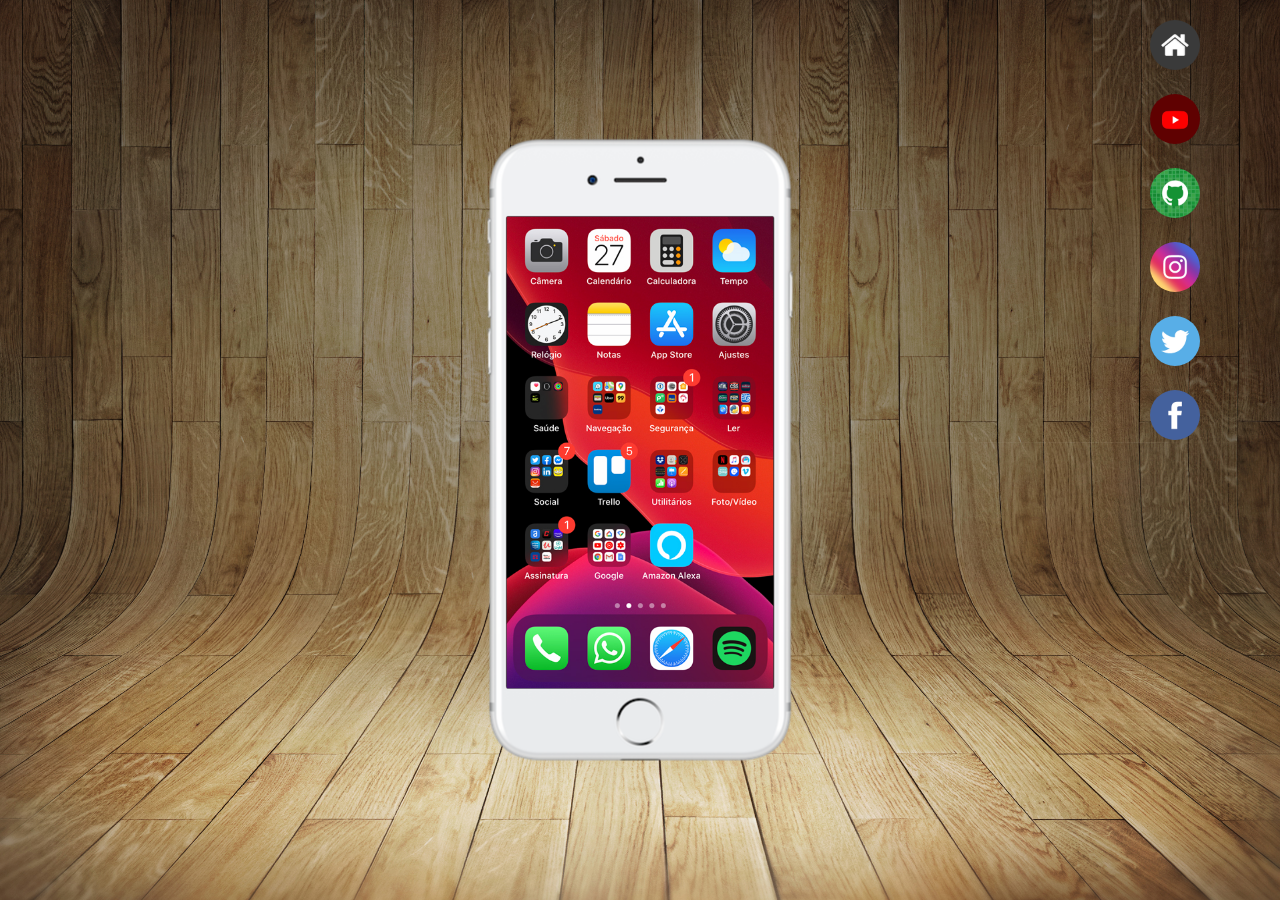
<file: index.html>
<!DOCTYPE html>
<html lang="en">
<head>
    <meta charset="UTF-8">
    <meta name="viewport" content="width=device-width, initial-scale=1.0">
    <link rel="shortcut icon" href="" type="image/x-icon">
    <link rel="shortcut icon" href="favicon.ico" type="image/x-icon">
    <title>Proyecto redes sociales</title>
    <link rel="stylesheet" href="estilos/style_principal-page.css">
</head>
<body>
    <!-- NOTA: 
        1. La primera diferencia con el video tutorial, es que coloco los dos bloques DENTRO de la etiqueta <main> en forma de <section>:

            a) Un section para el Telefono.
            b) Un section para los botones links.

        -->
    <main>
            <section id="telefono">
                <iframe src="paginas_redes_sociales/home.html" frameborder="0" name="pantalla" id="pantalla"></iframe>
            </section>
            <section id="redes_sociales">
                <ul>
                    <li><a href="paginas_redes_sociales/home.html" target="pantalla" rel="noopener noreferrer"><img src="imagens/logo-home.jpg" alt="Logo de Home" class="logo"></a></li>
        
                    <li><a href="paginas_redes_sociales/youtube.html" target="pantalla" rel="noopener noreferrer"><img src="imagens/logo-youtube.jpg" alt="Logo de Youtube"class="logo"></a></li>
        
                    <li><a href="paginas_redes_sociales/github.html" target="pantalla" rel="noopener noreferrer"><img src="imagens/logo-github.jpg" alt="Logo de GitHub" class="logo"></a></li>
        
                    <li><a href="paginas_redes_sociales/instagram.html" target="pantalla" rel="noopener noreferrer"><img src="imagens/logo-instagram.jpg" alt="Logo de Instagram" class="logo"></a></li>
        
                    <li><a href="paginas_redes_sociales/twitter.html" target="pantalla" rel="noopener noreferrer"><img src="imagens/logo-twitter.jpg" alt="Logo de Twitter" class="logo"></a></li>
        
                    <li><a href="paginas_redes_sociales/facebook.html" target="pantalla" rel="noopener noreferrer"><img src="imagens/logo-facebook.jpg" alt="Logo de Facebook" class="logo"></a></li>
                </ul>
            </section>
    </main>
</body>
</html>
</file>
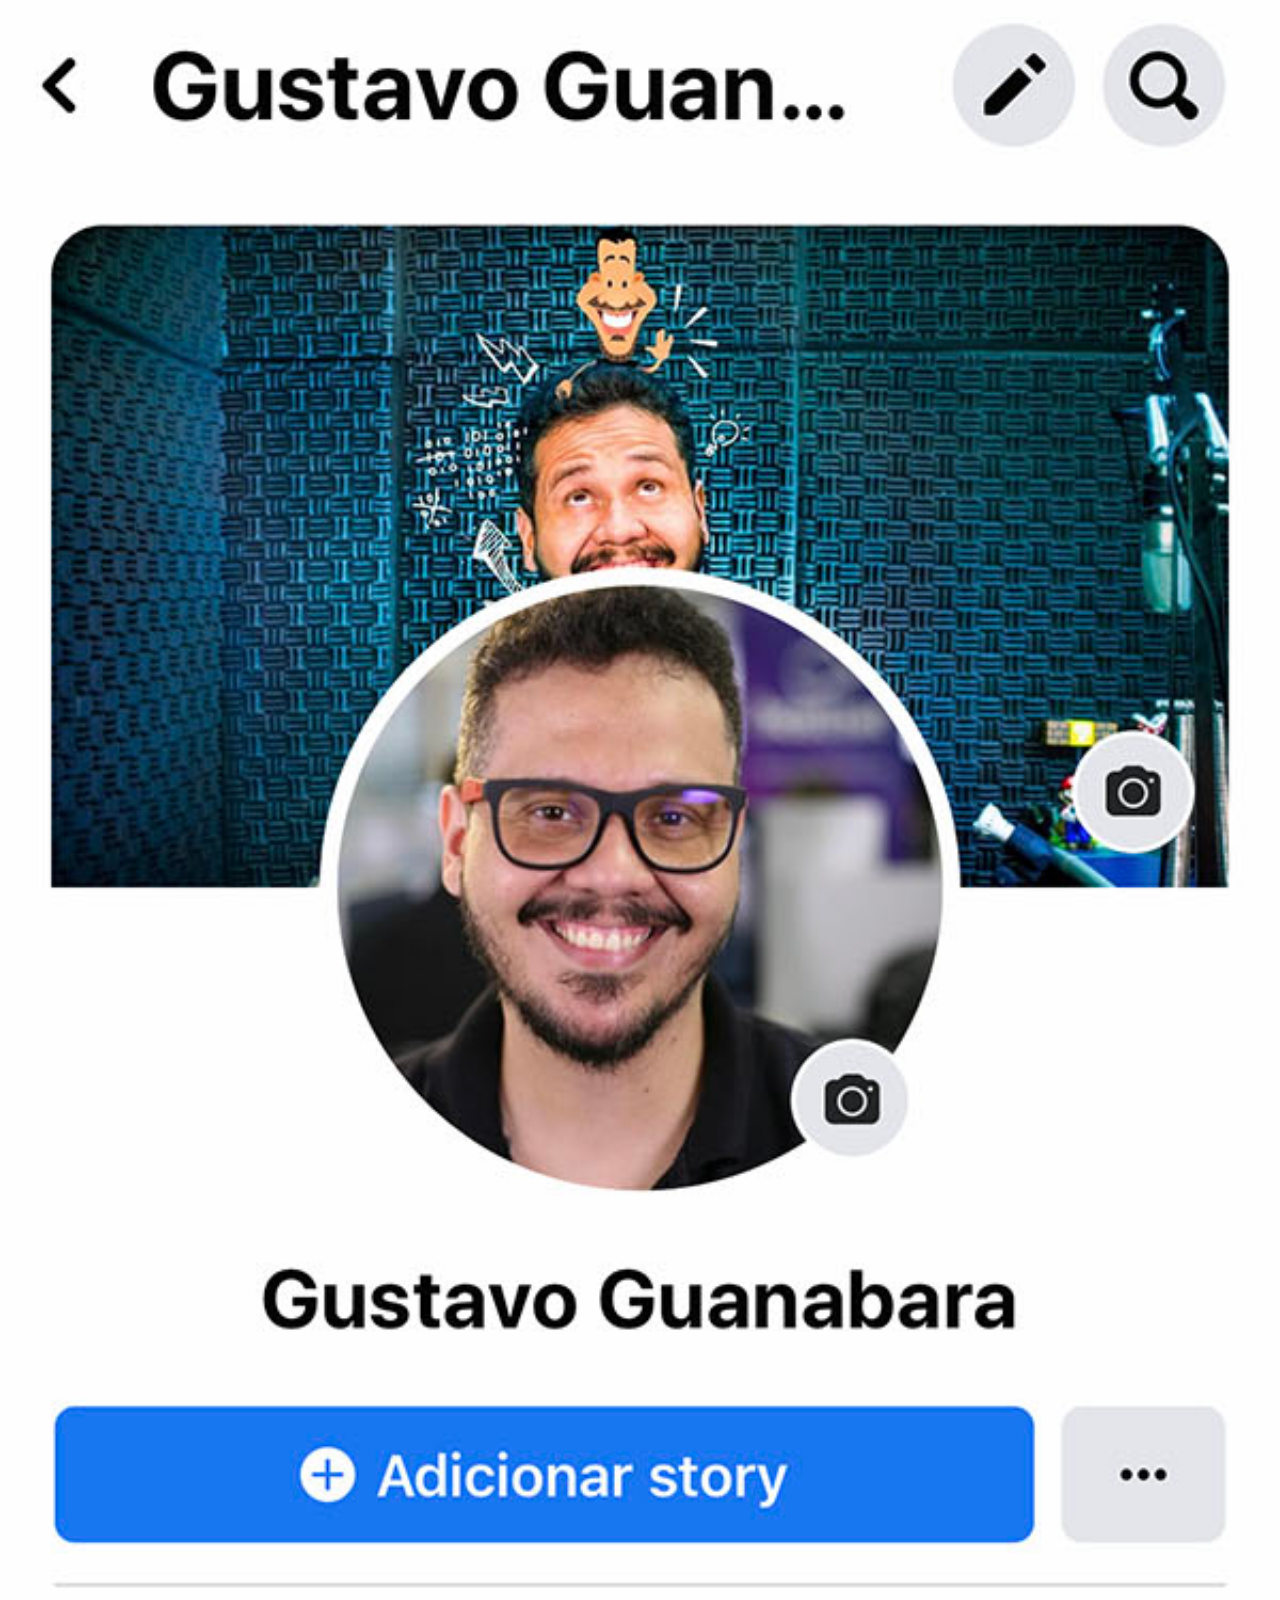
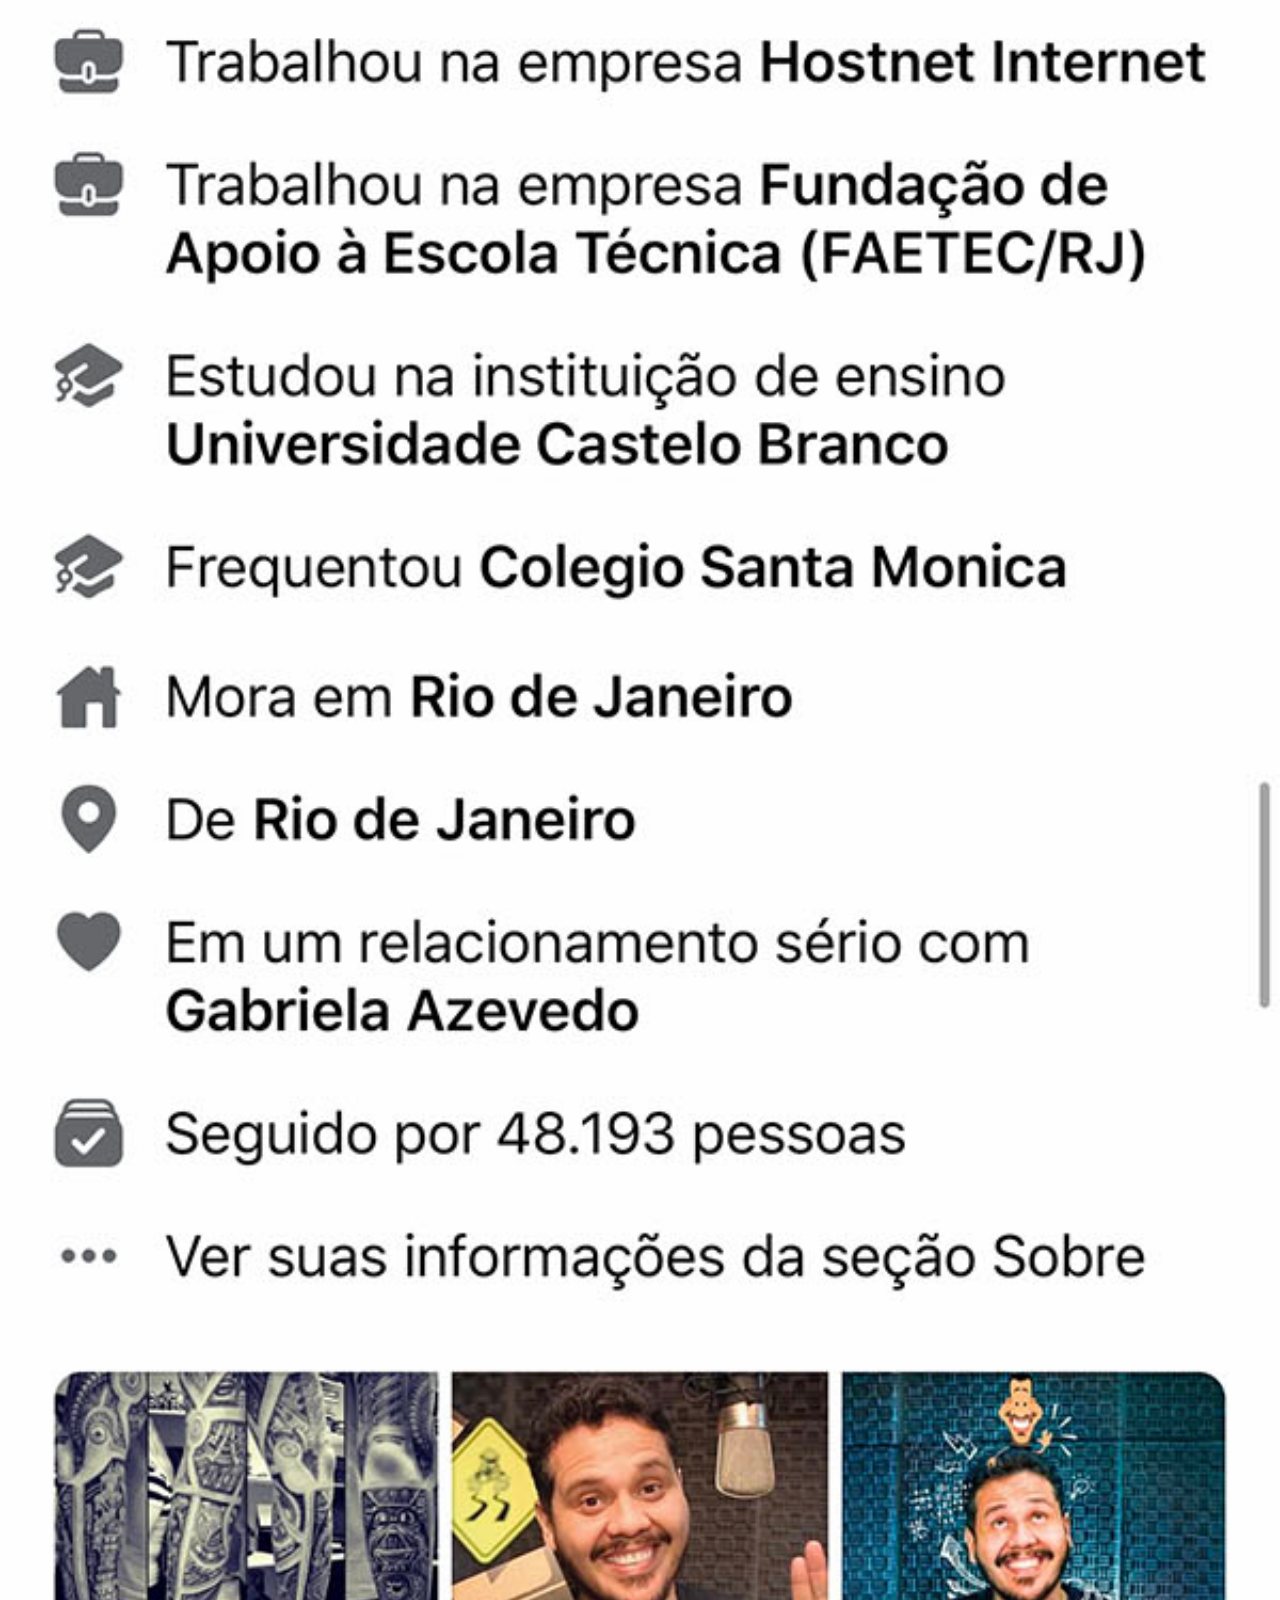
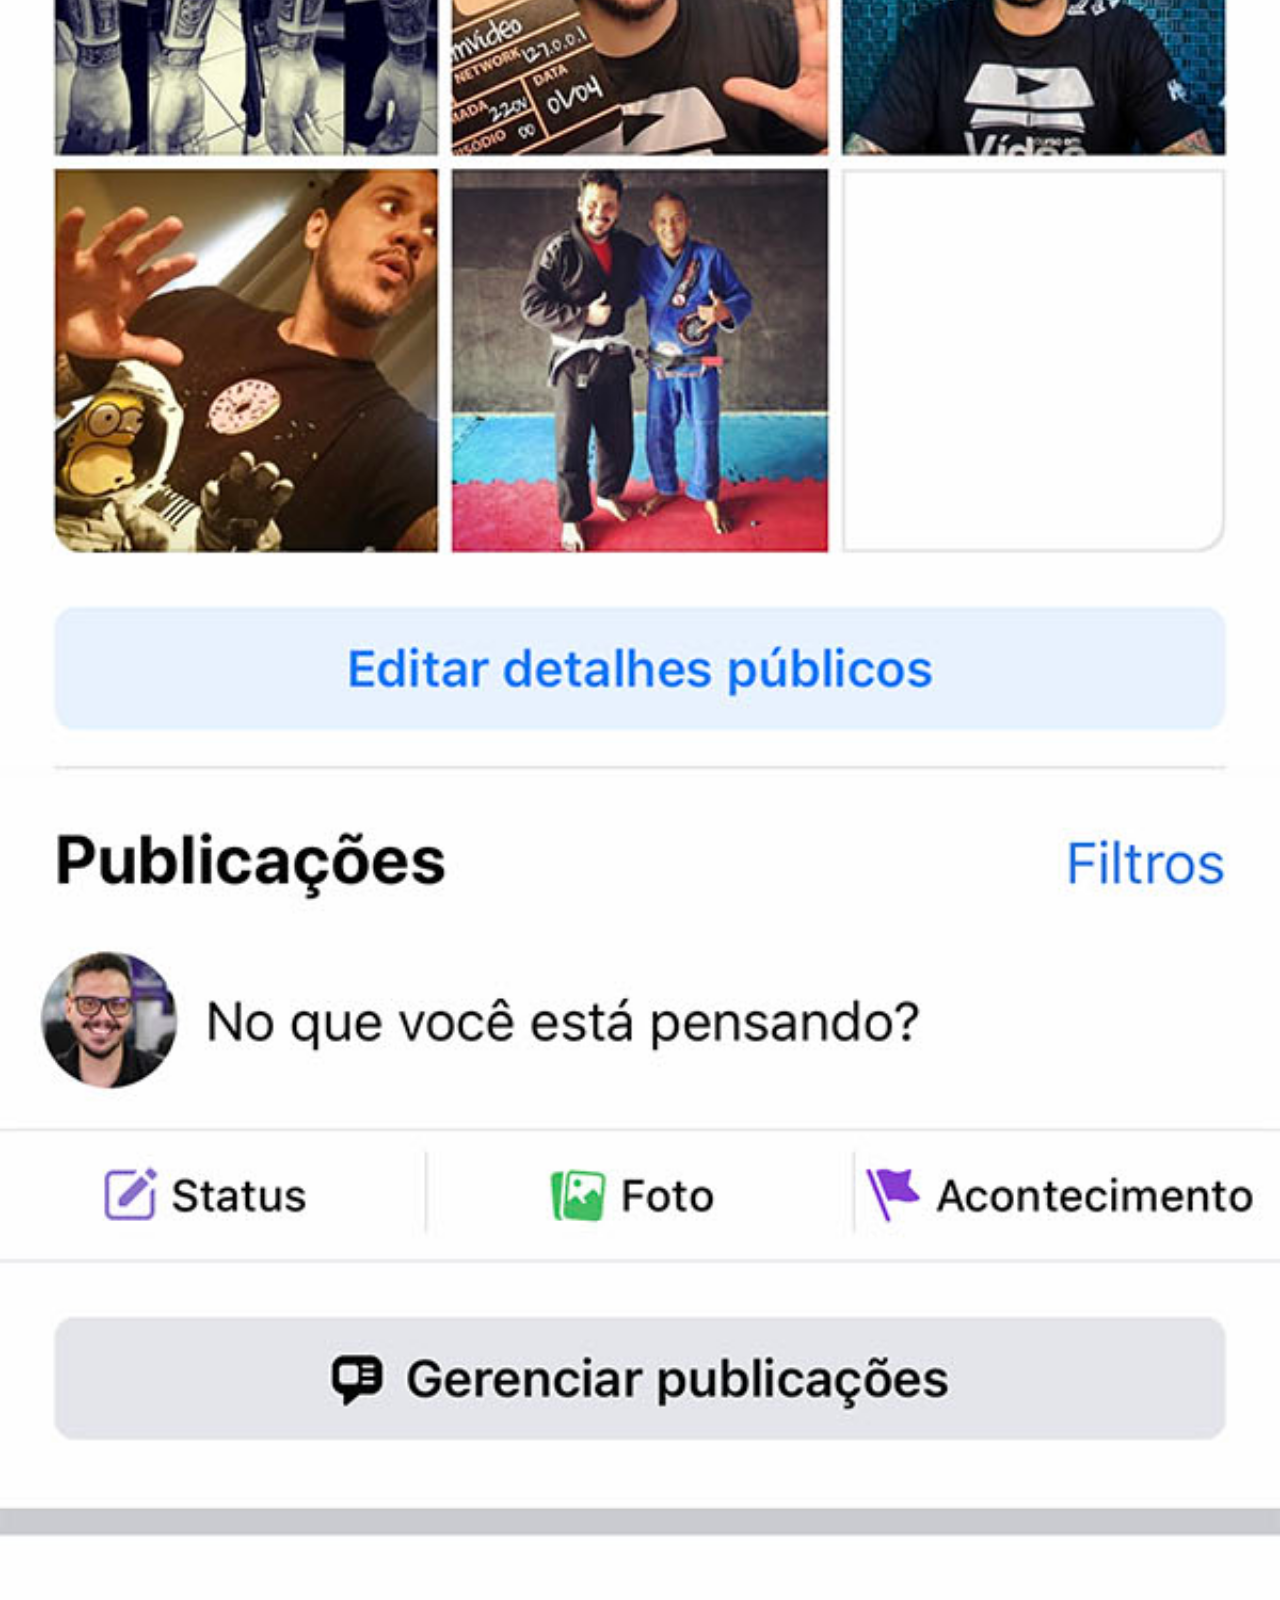
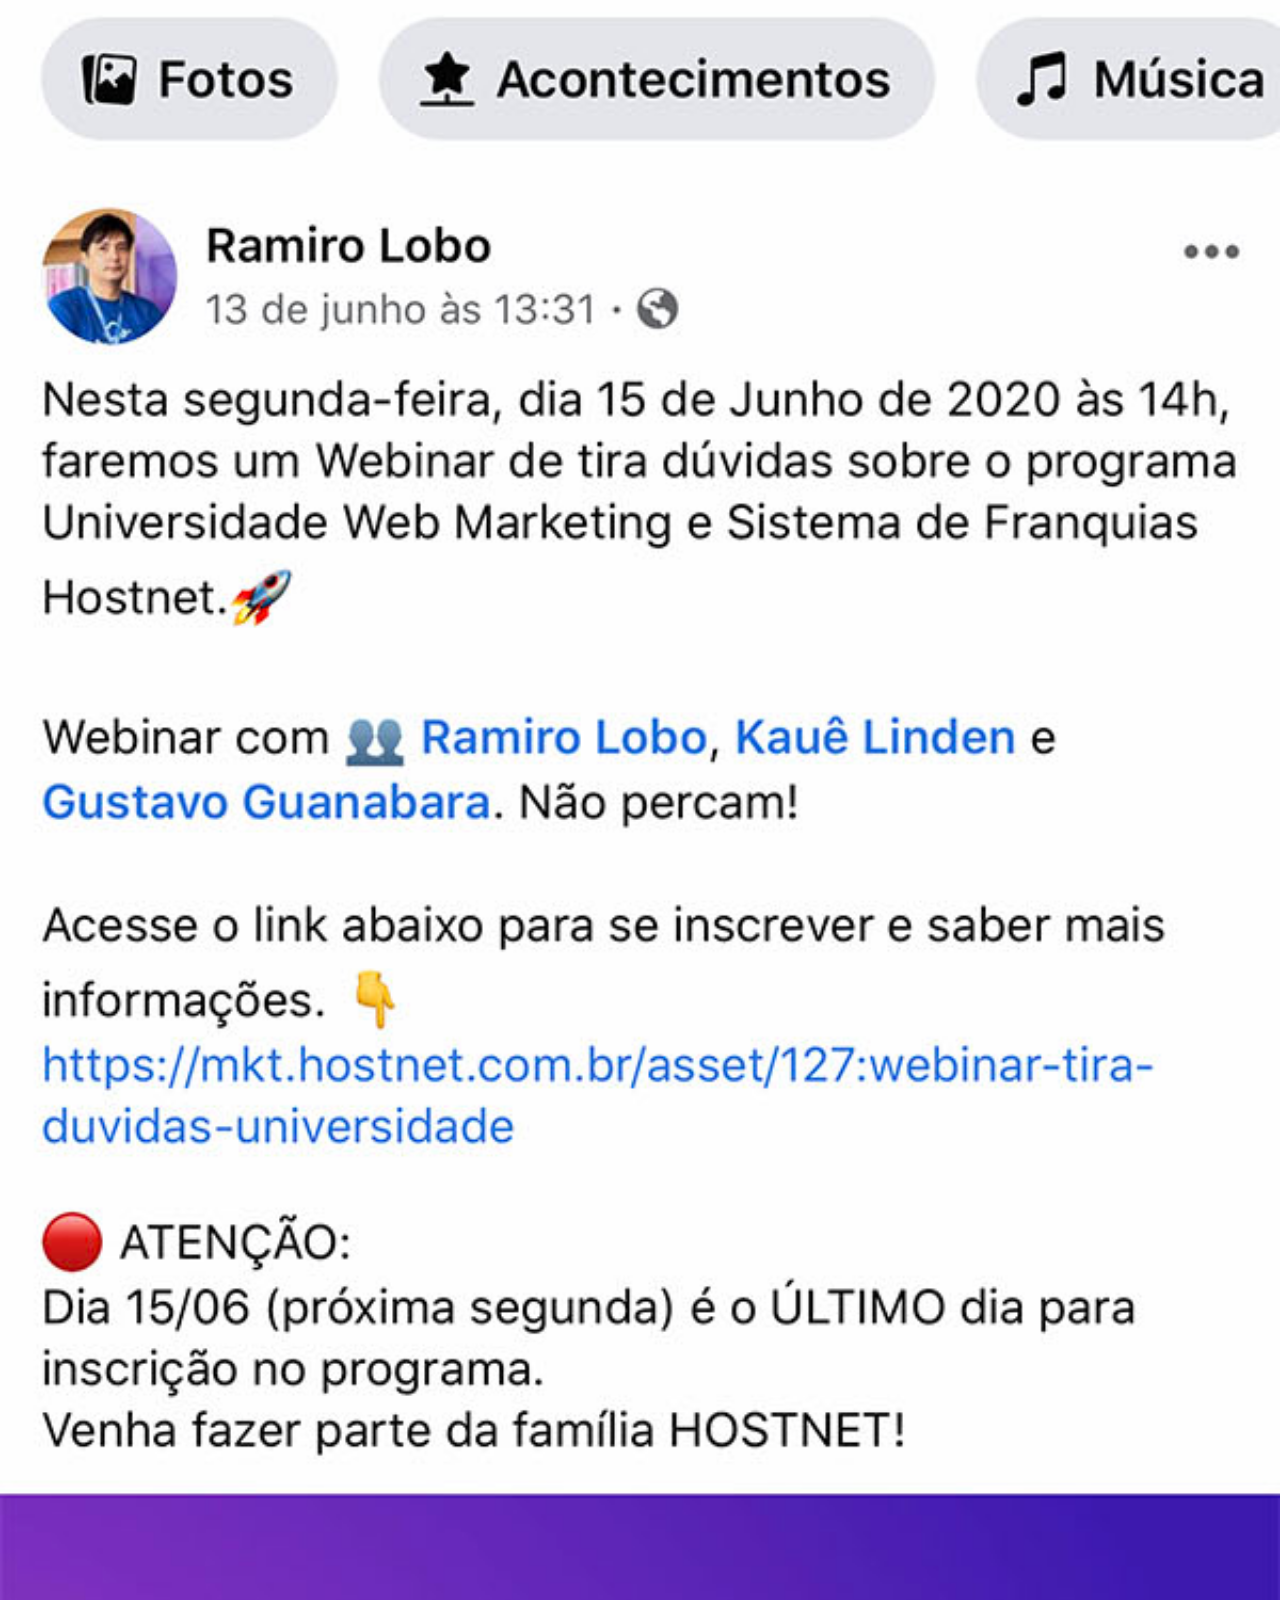
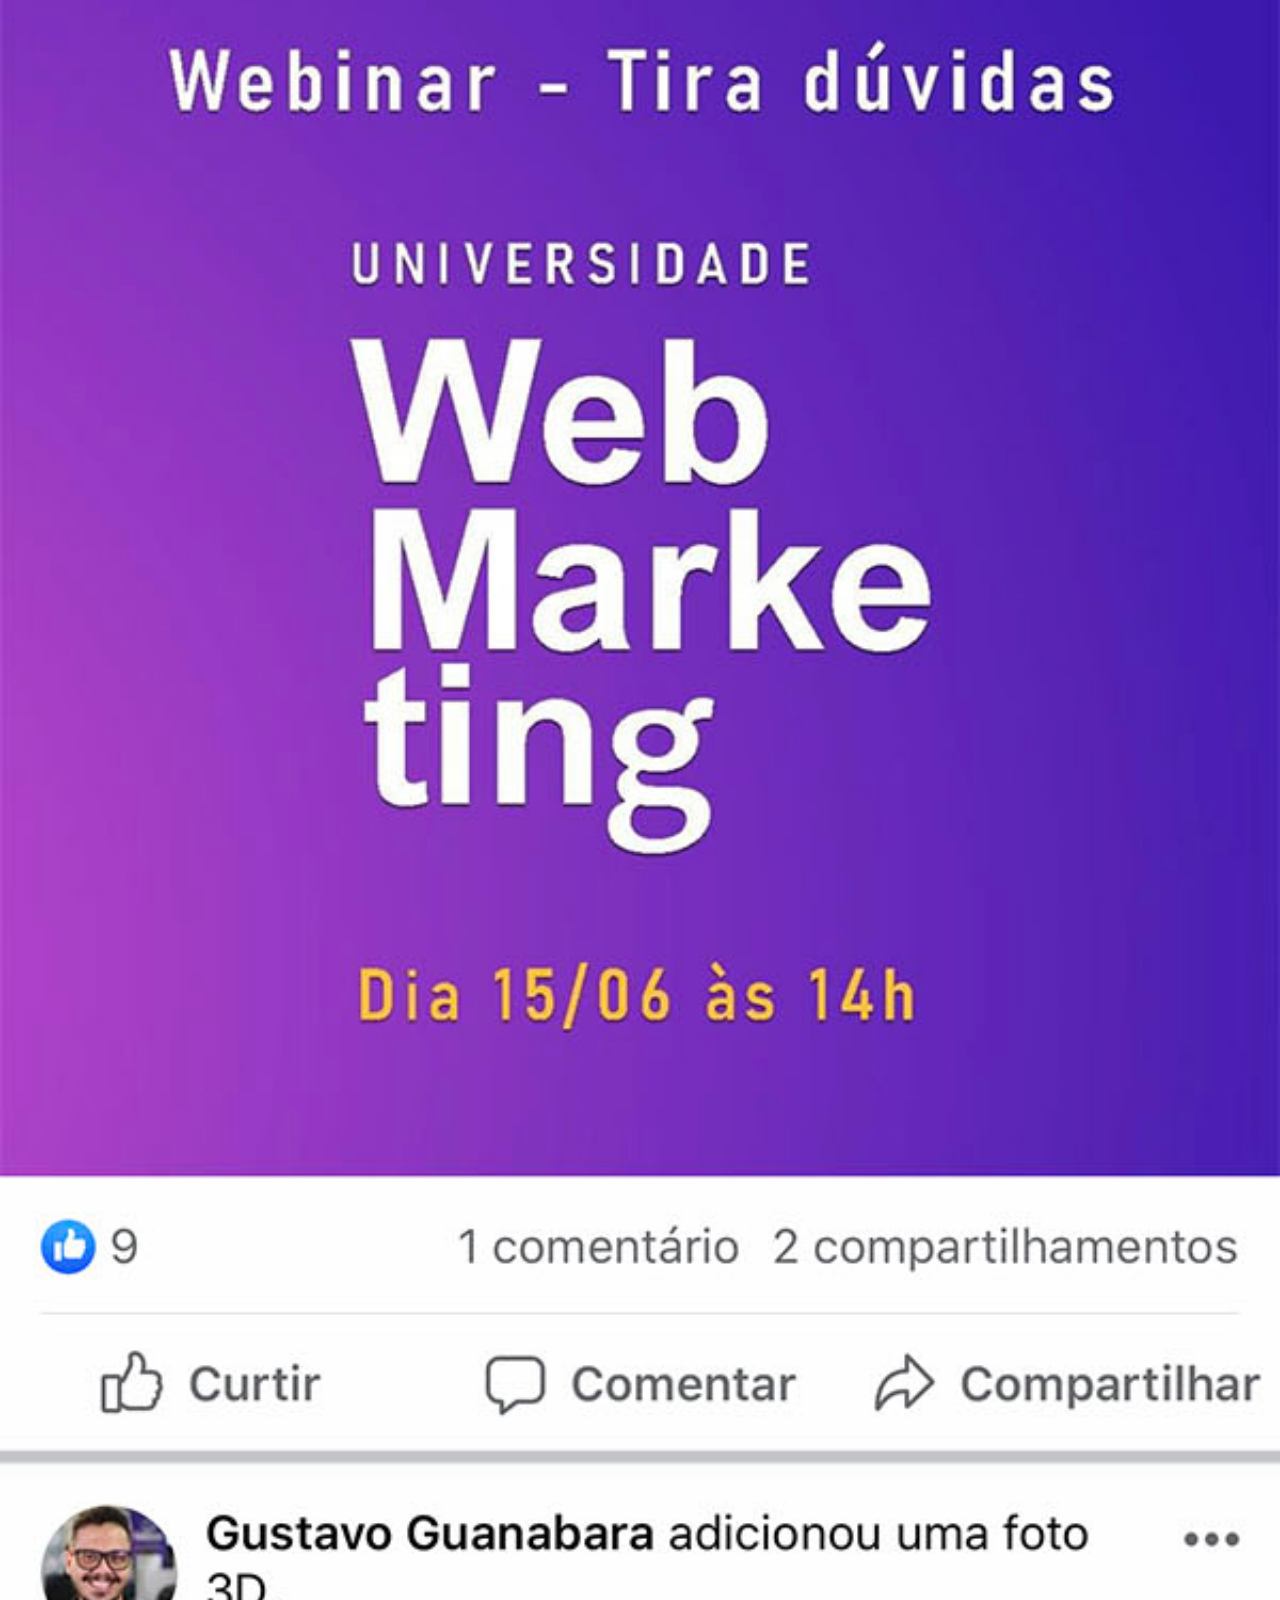
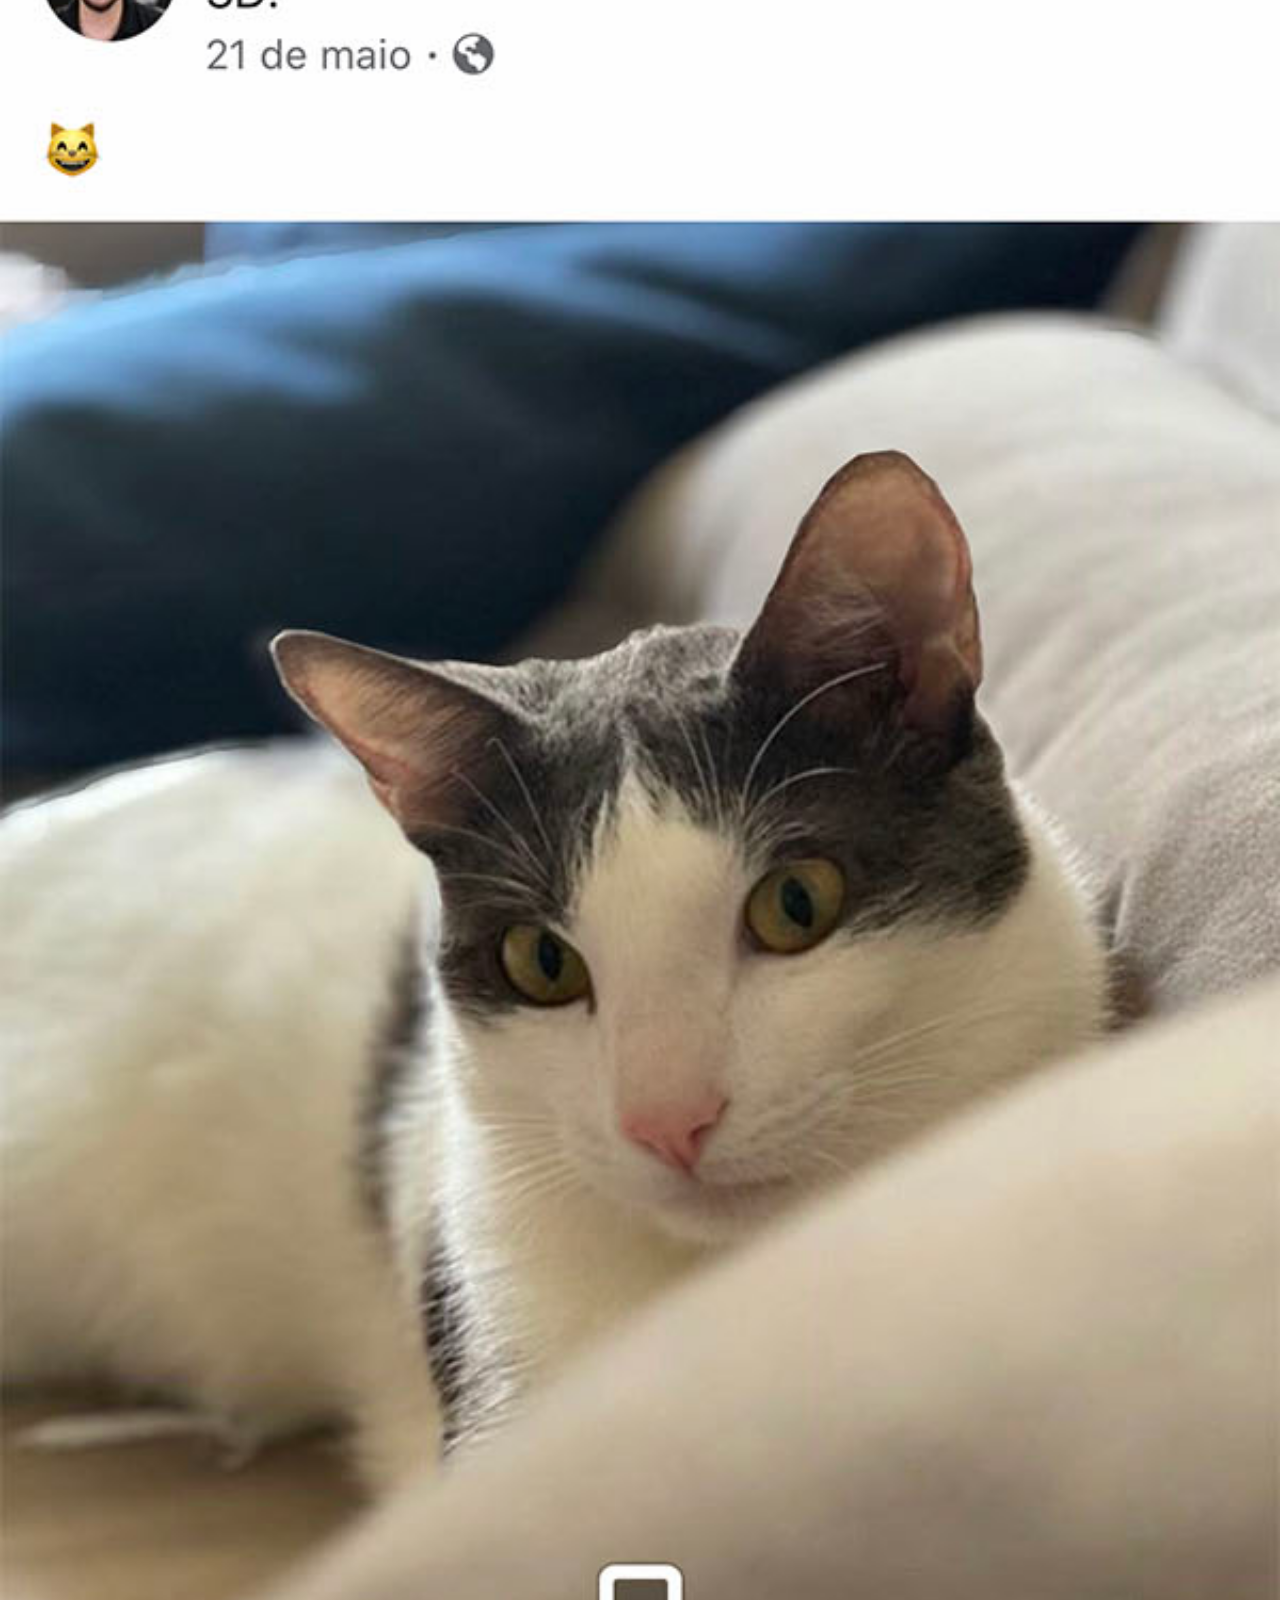
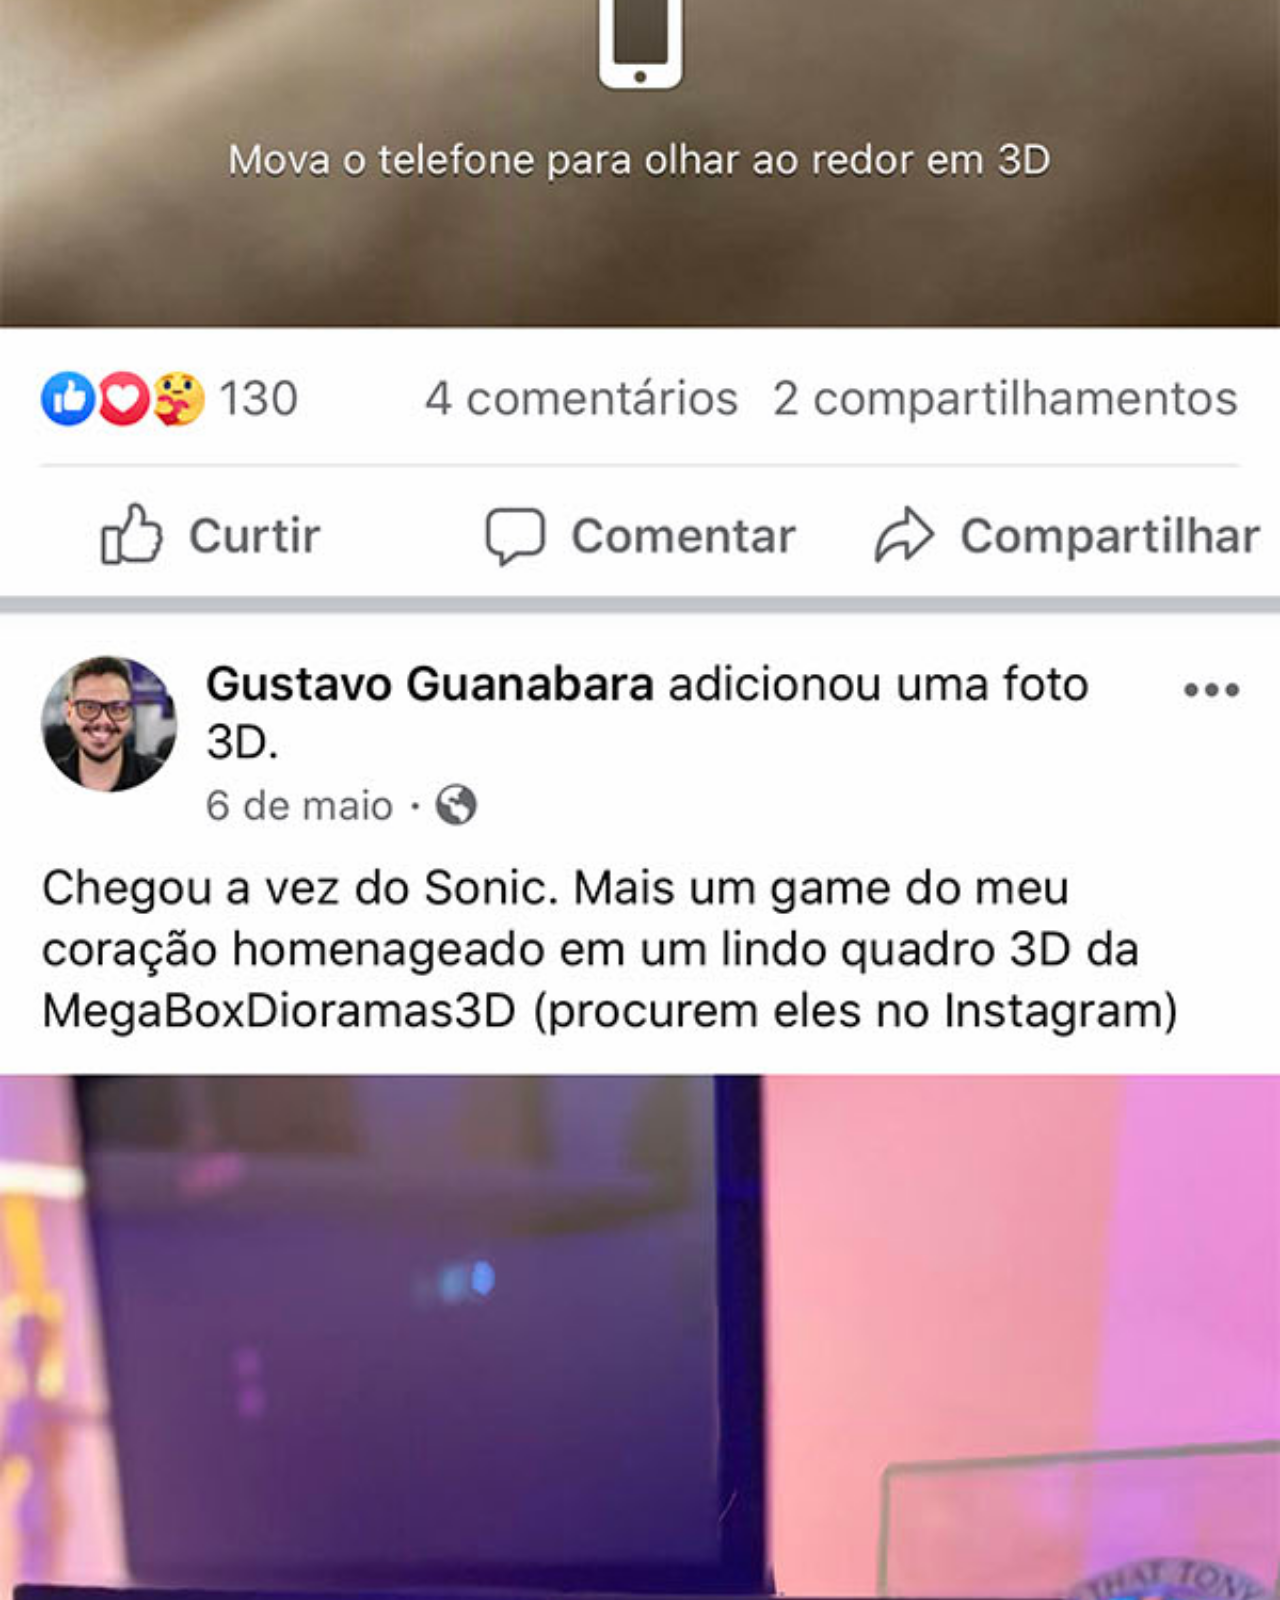
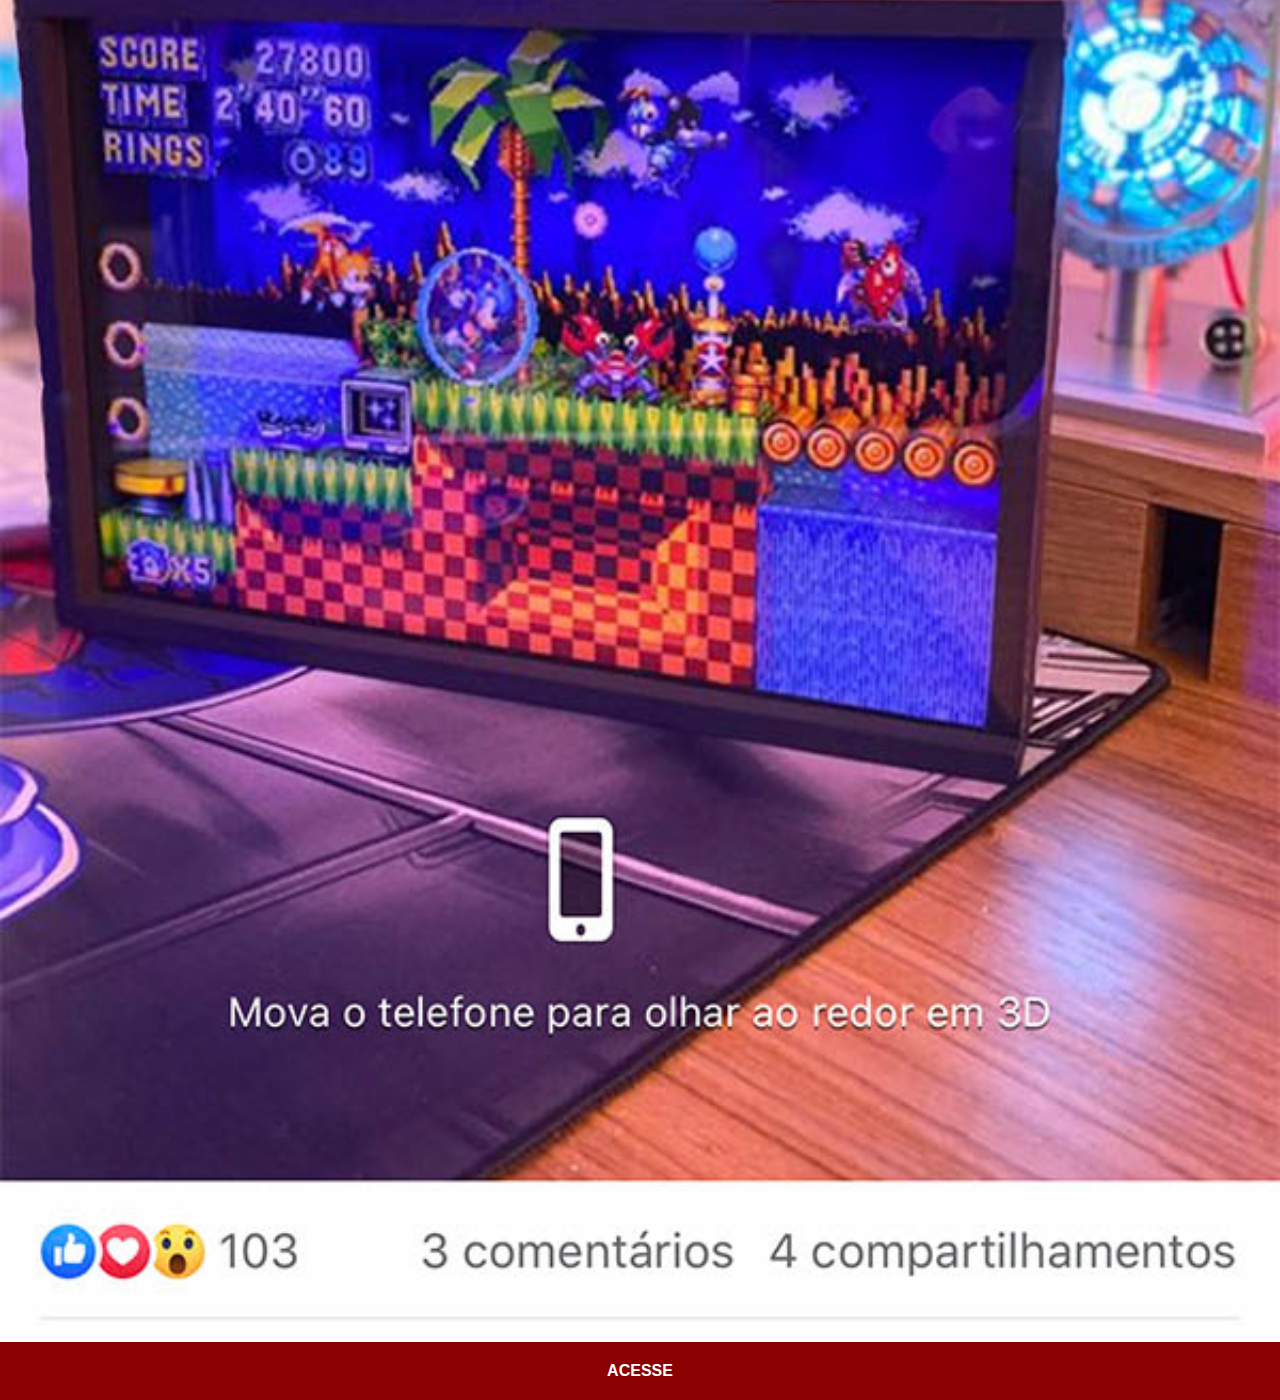
<file: paginas_redes_sociales/facebook.html>
<!DOCTYPE html>
<html lang="en">
<head>
    <meta charset="UTF-8">
    <meta name="viewport" content="width=device-width, initial-scale=1.0">
    <link rel="shortcut icon" href="favicon.ico" type="image/x-icon">
    <title>Facebok</title>
    <link rel="stylesheet" href="../estilos/style_paginas_secundarias.css">
</head>
<body>
    <img src="../imagens/tela-facebook.jpg" alt="facebook">
    <a href="https://www.facebook.com/gustavoguanavara" target="_blank" rel="noopener noreferrer">ACESSE</a>
</body>
</html>
</file>
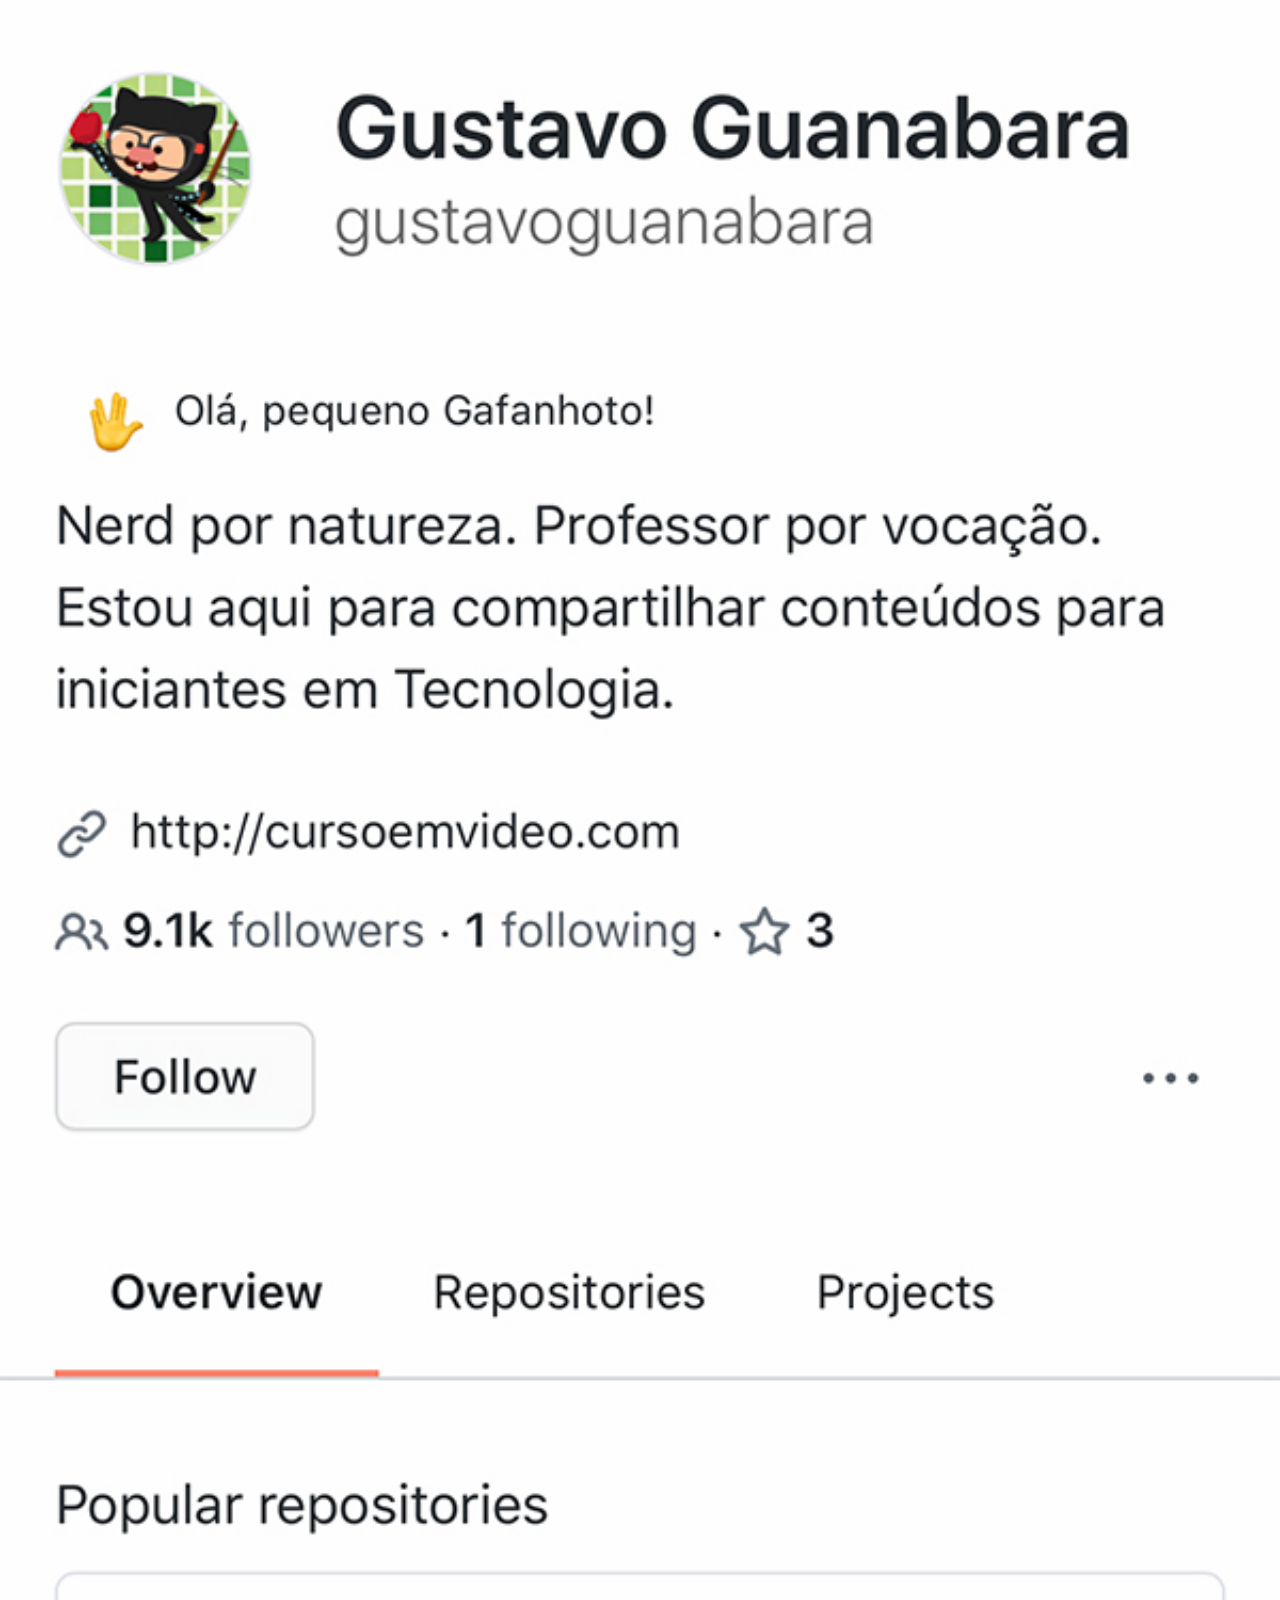
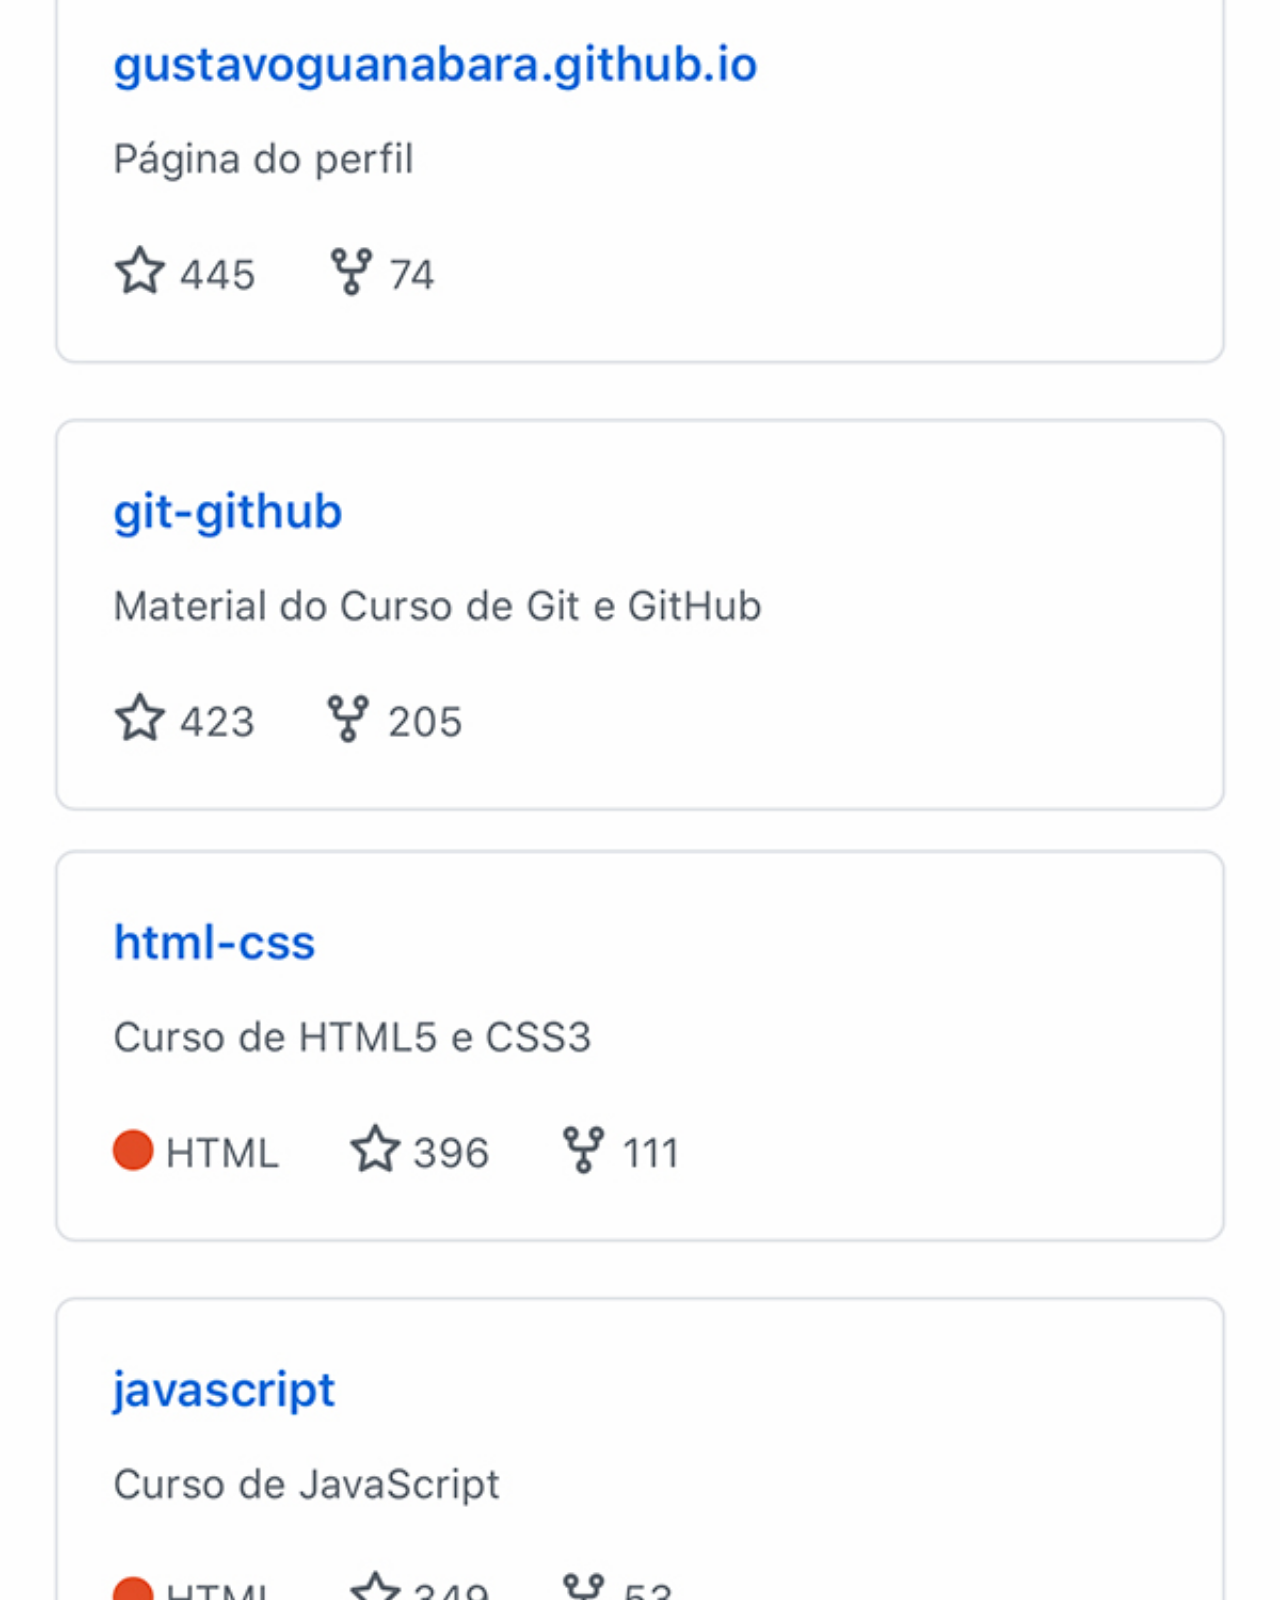
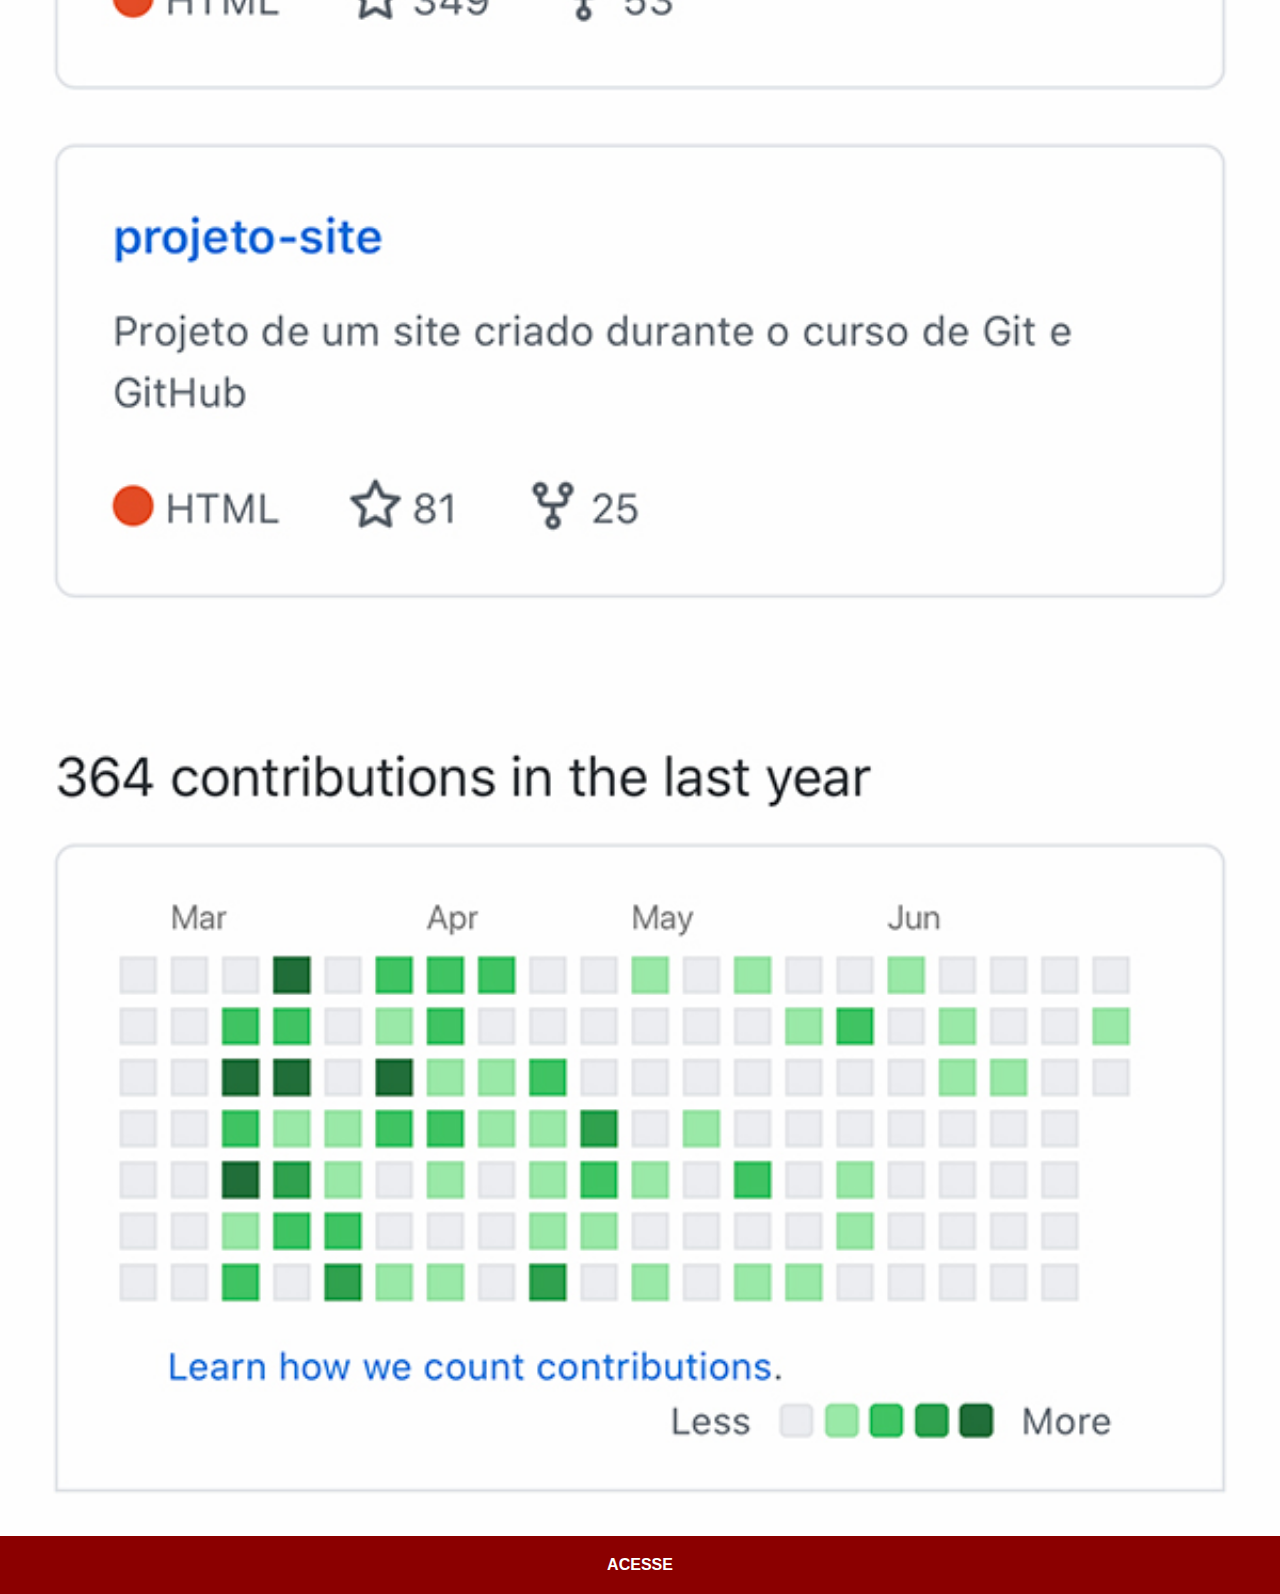
<file: paginas_redes_sociales/github.html>
<!DOCTYPE html>
<html lang="en">
<head>
    <meta charset="UTF-8">
    <meta name="viewport" content="width=device-width, initial-scale=1.0">
    <link rel="shortcut icon" href="favicon.ico" type="image/x-icon">
    <title>github</title>
    <link rel="stylesheet" href="../estilos/style_paginas_secundarias.css">
</head>
<body>
    <img src="../imagens/tela-github.jpg" alt="github">
    <a href="https://github.com/gustavoguanabara/html-css/blob/master/aulas-pdf/20%20-%20Mini-projeto%20Cordel.pdf" target="_blank" rel="noopener noreferrer">ACESSE</a>
</body>
</html>
</file>
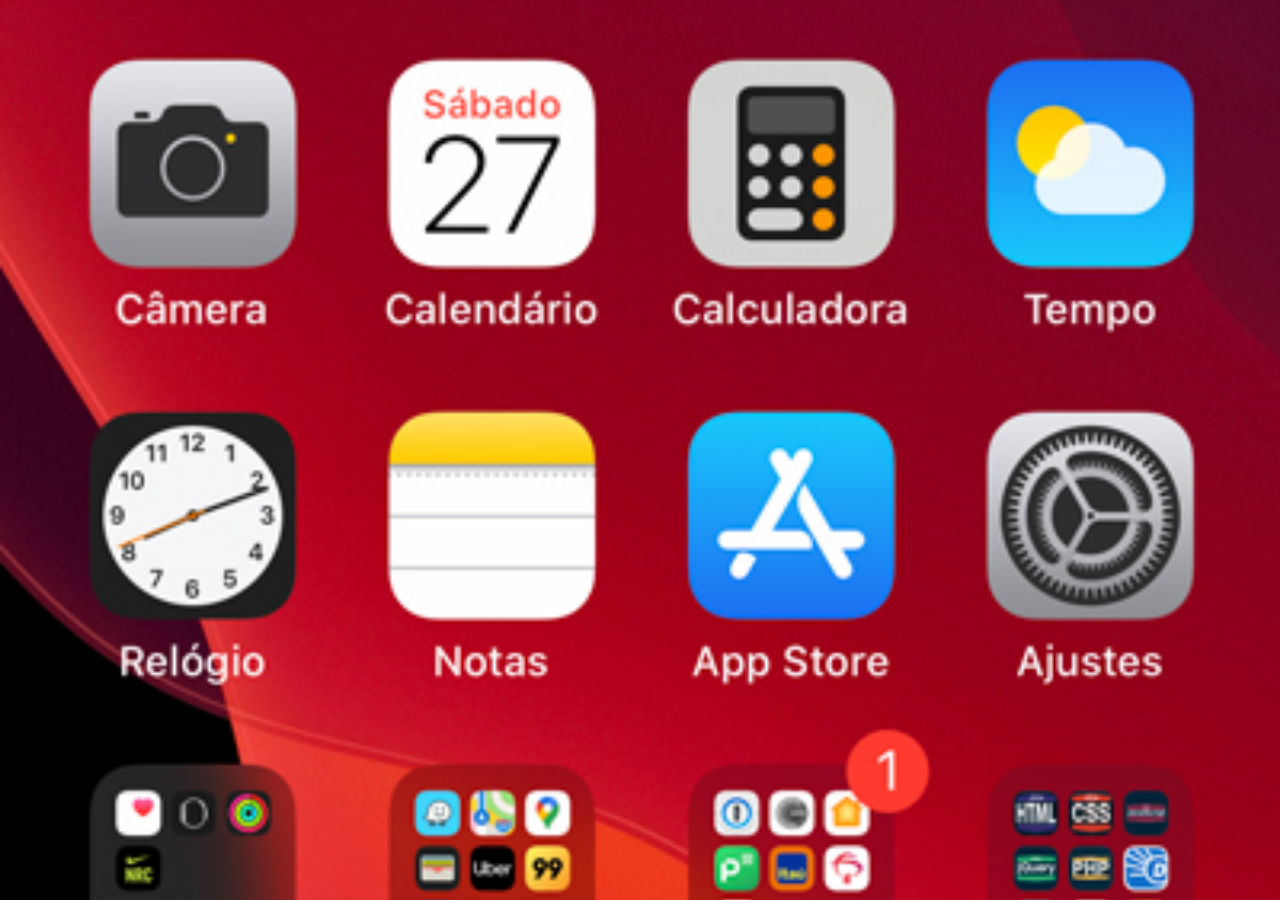
<file: paginas_redes_sociales/home.html>
<!DOCTYPE html>
<html lang="en">
<head>
    <meta charset="UTF-8">
    <meta name="viewport" content="width=device-width, initial-scale=1.0">
    <link rel="shortcut icon" href="favicon.ico" type="image/x-icon">
    <title>Home</title>
    <link rel="stylesheet" href="../estilos/style_home.css">
</head>
<body>
    
</body>
</html>
</file>
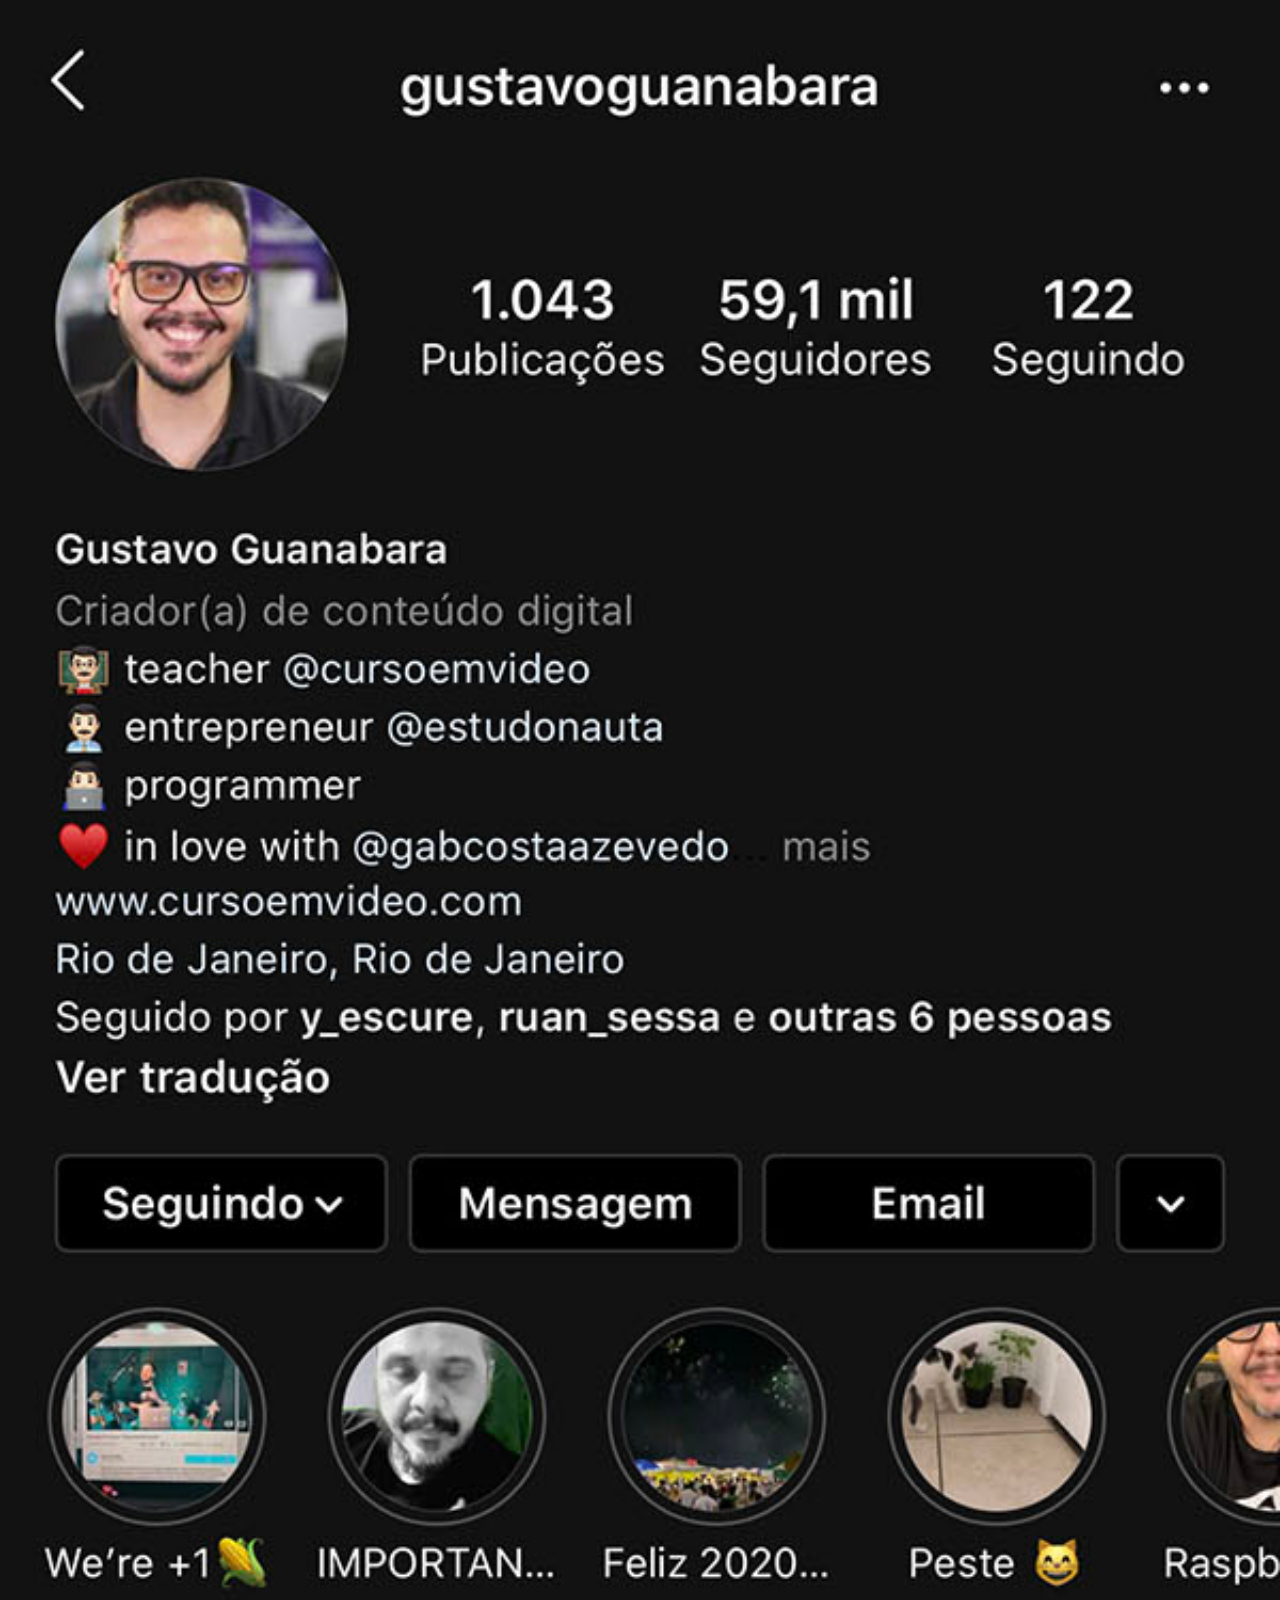
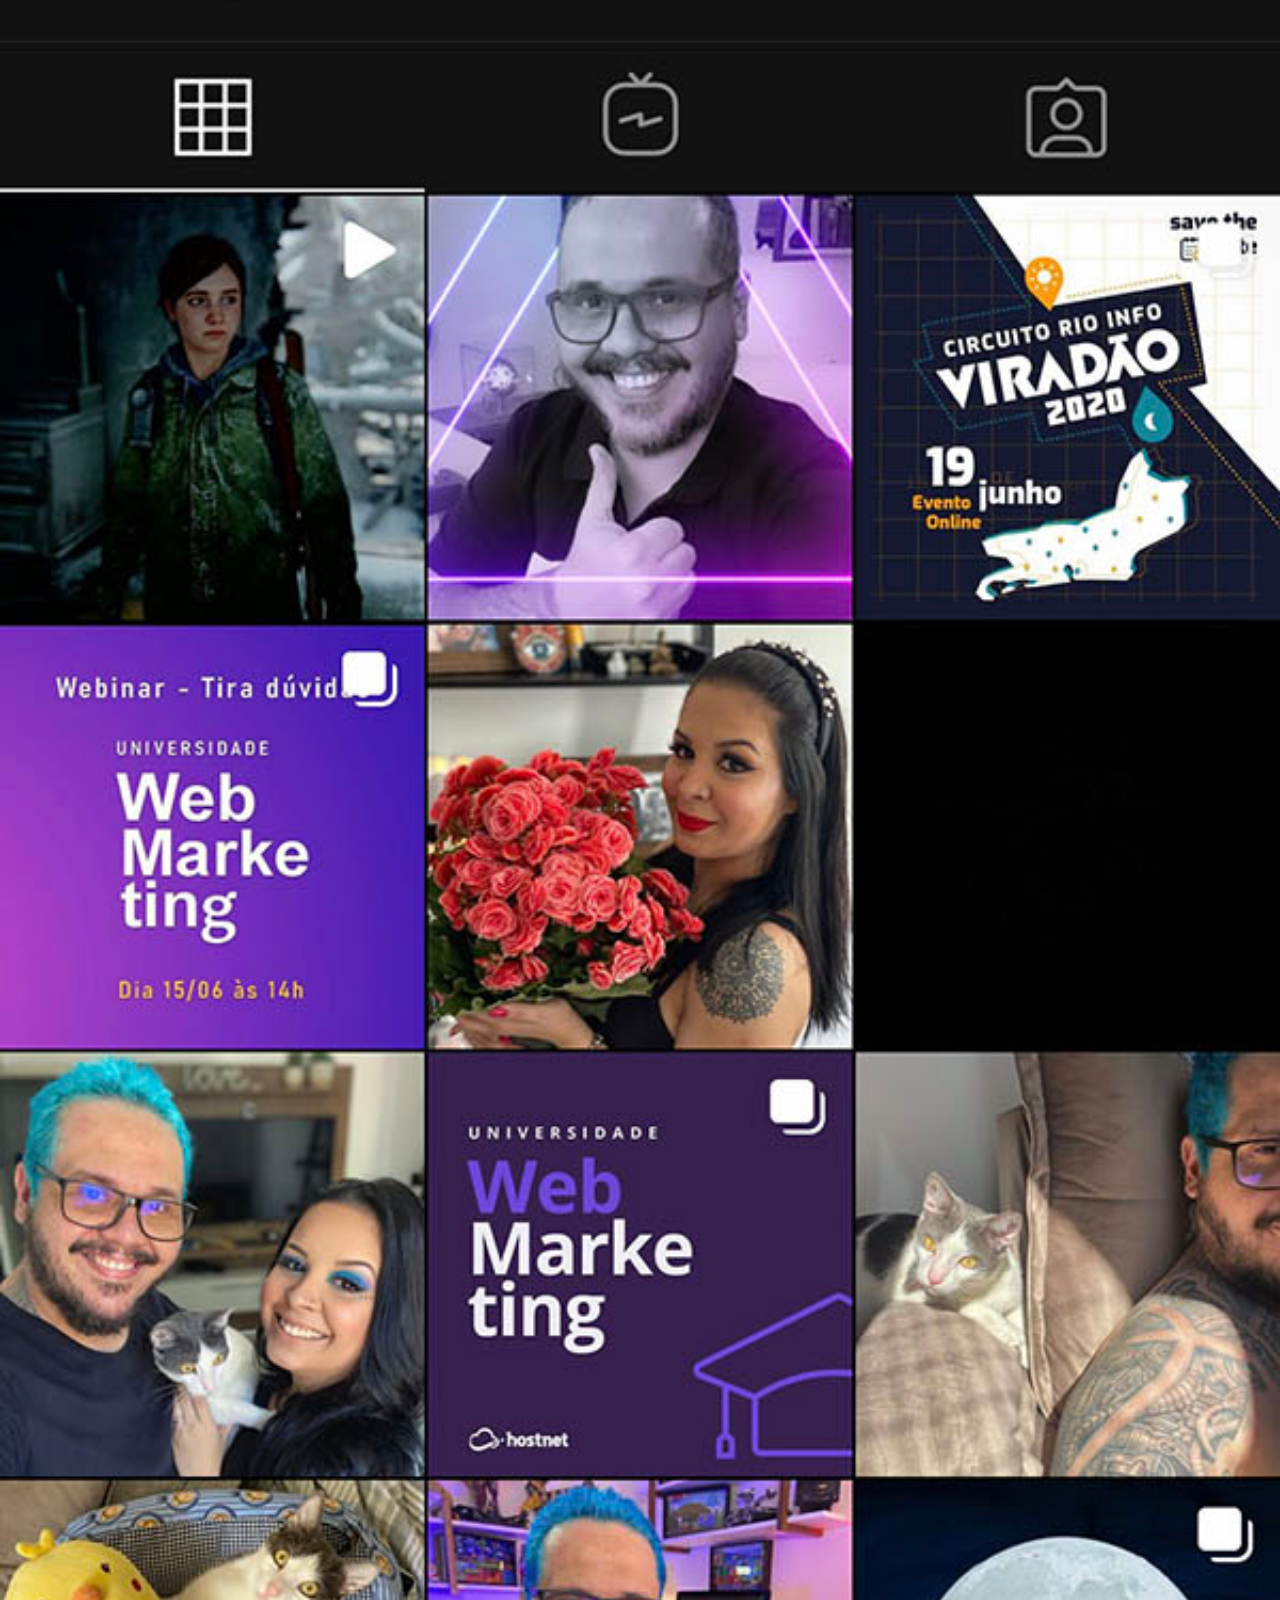
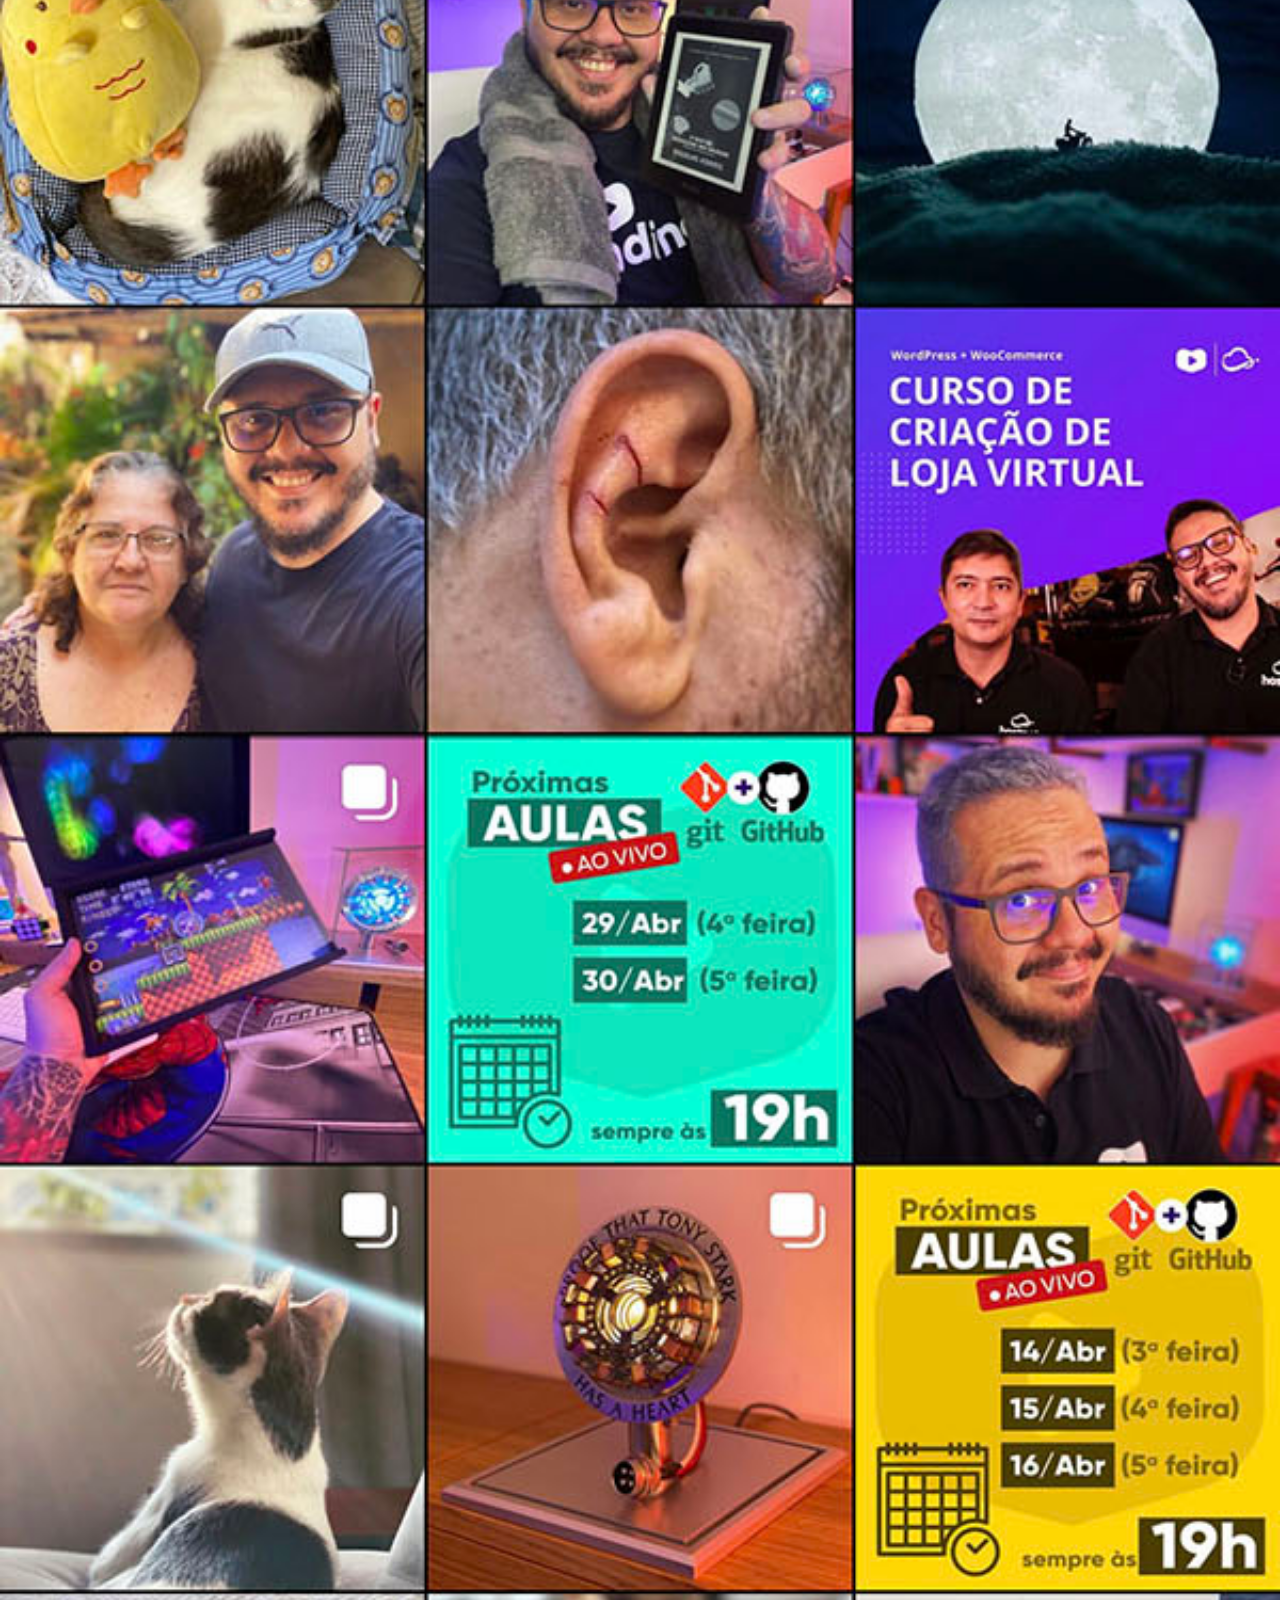
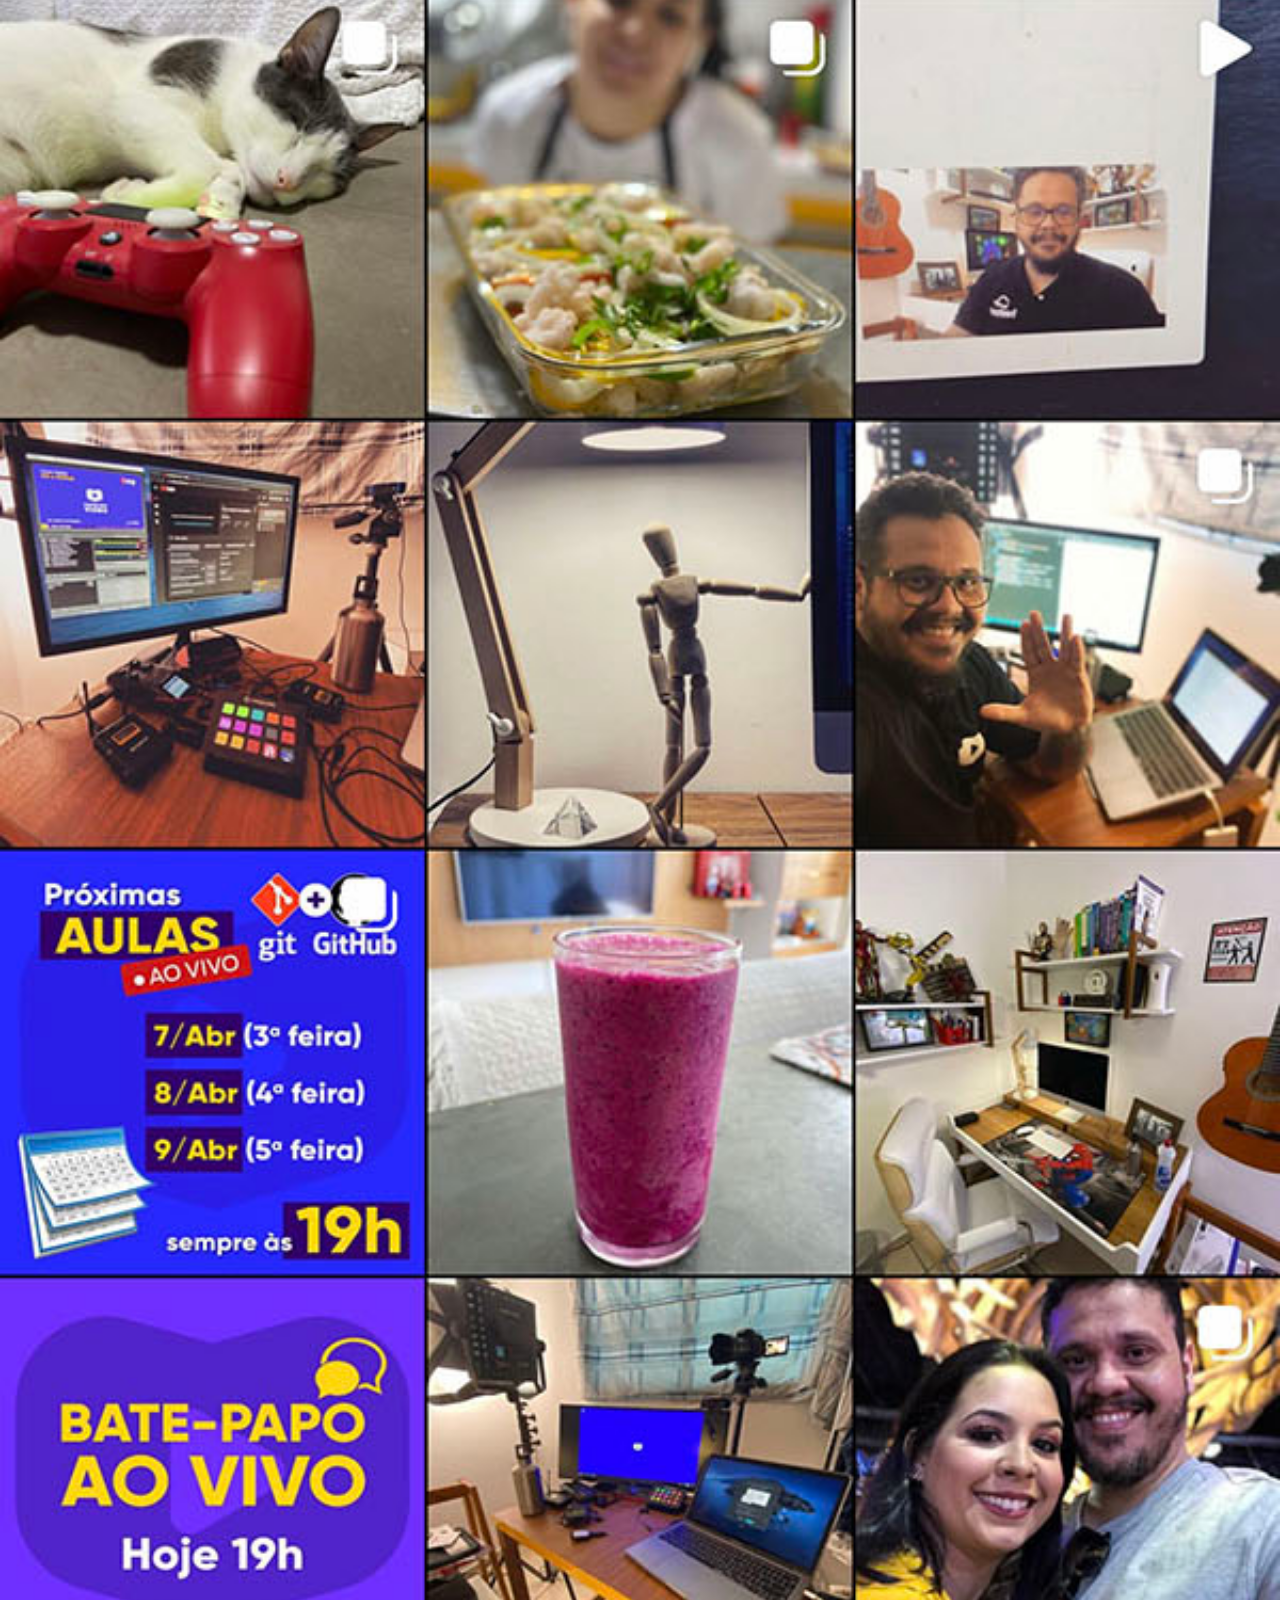
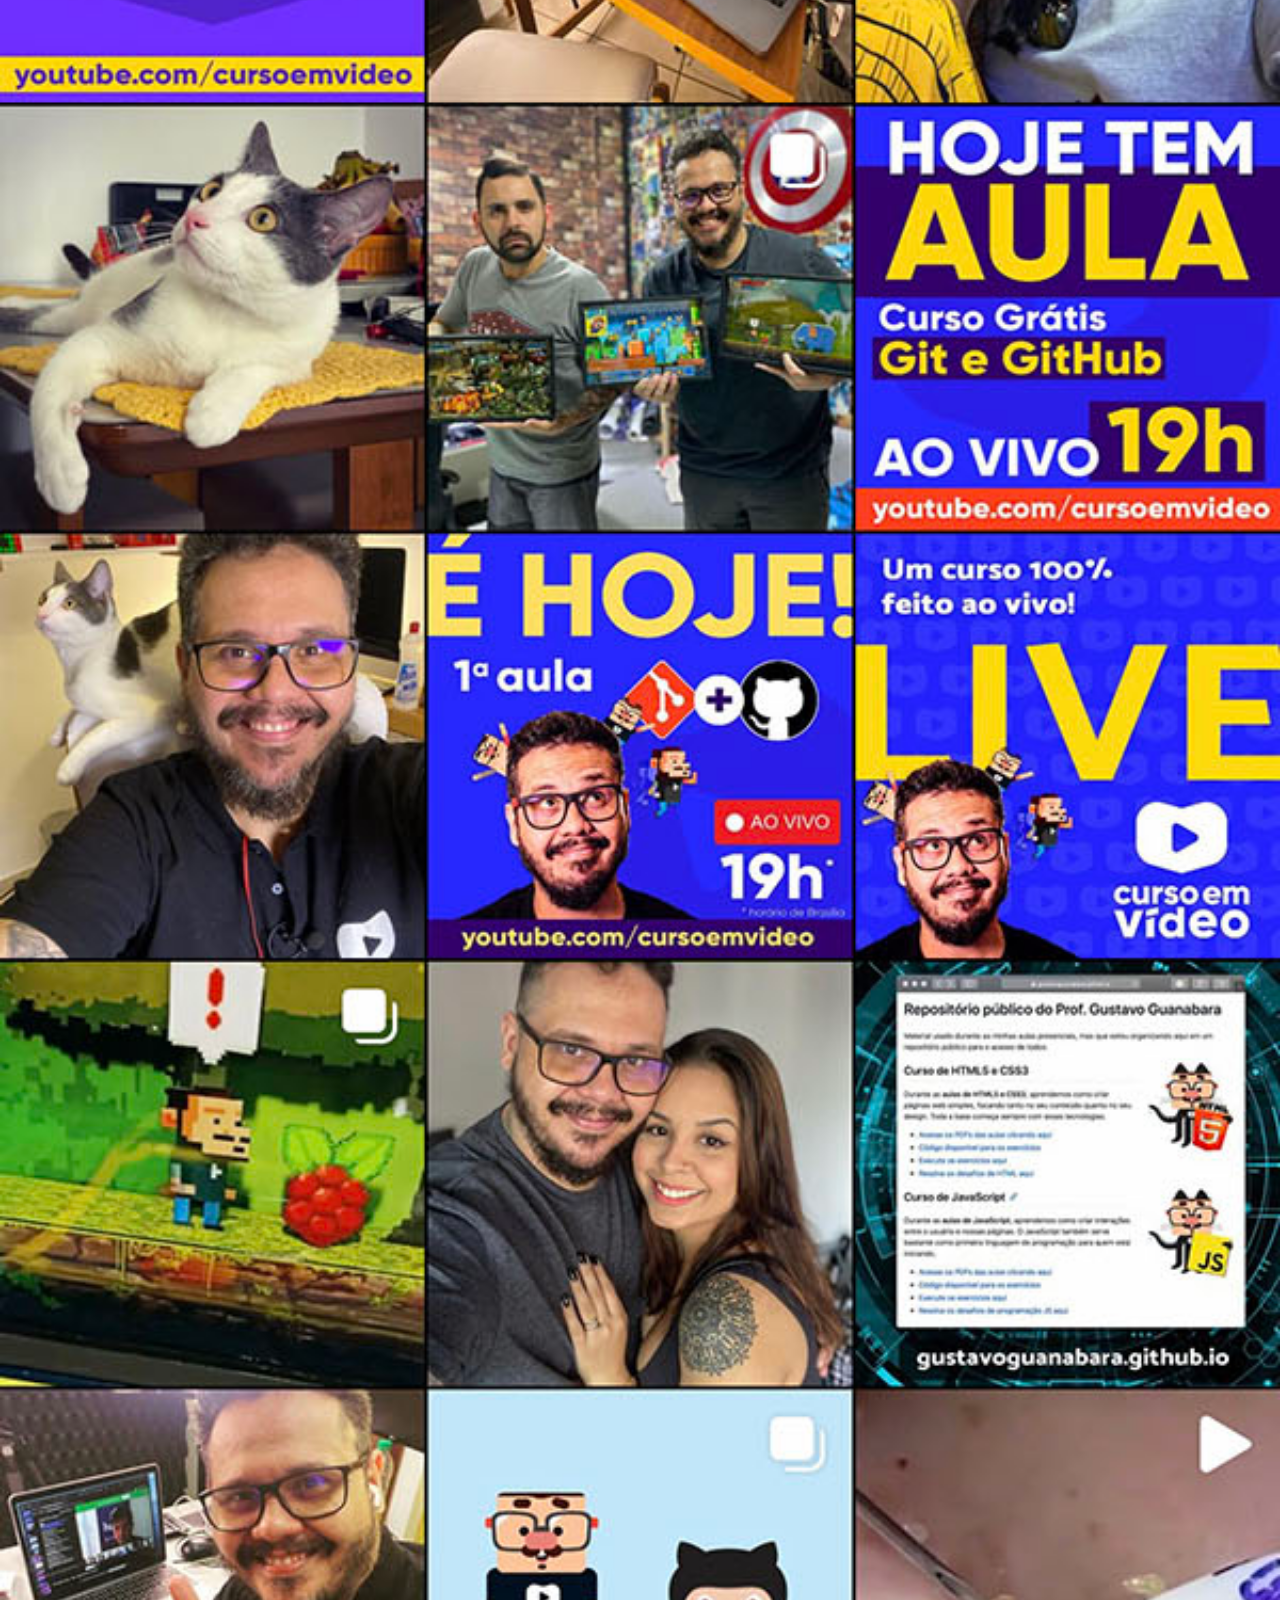
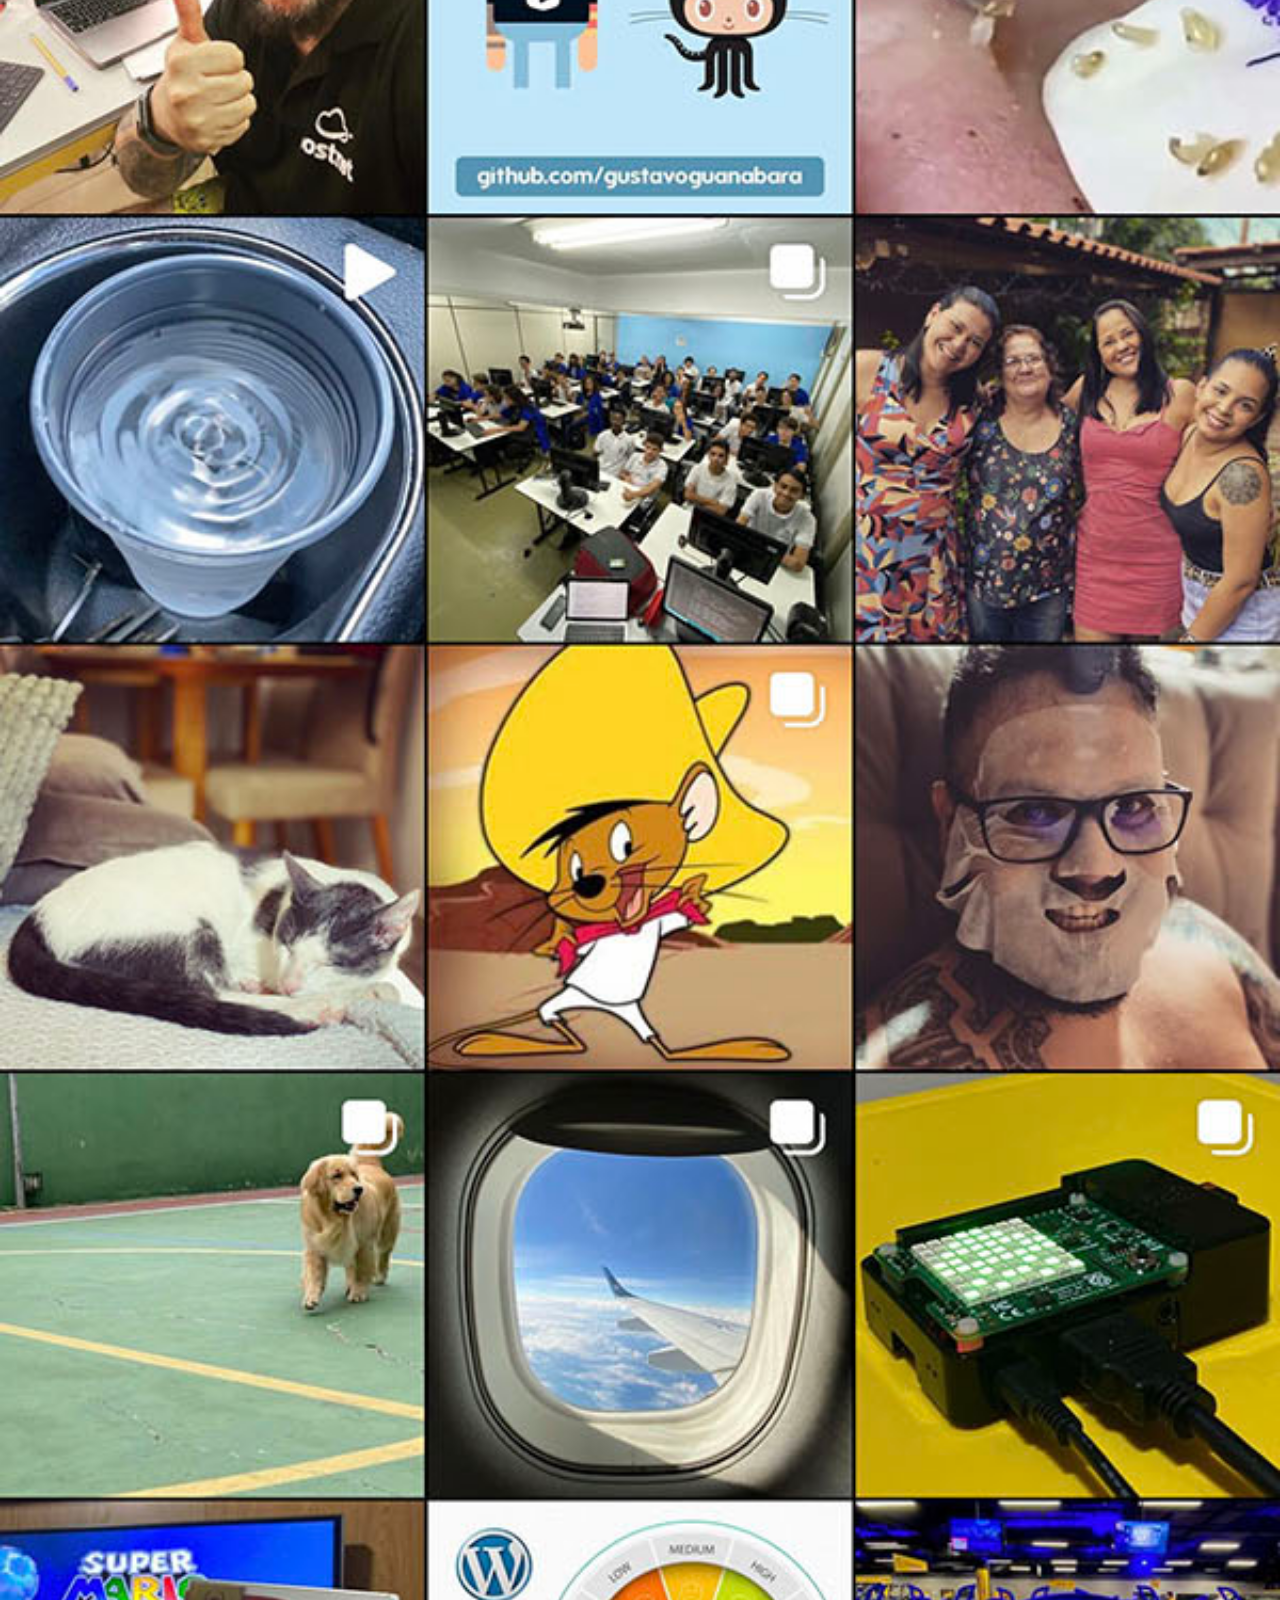
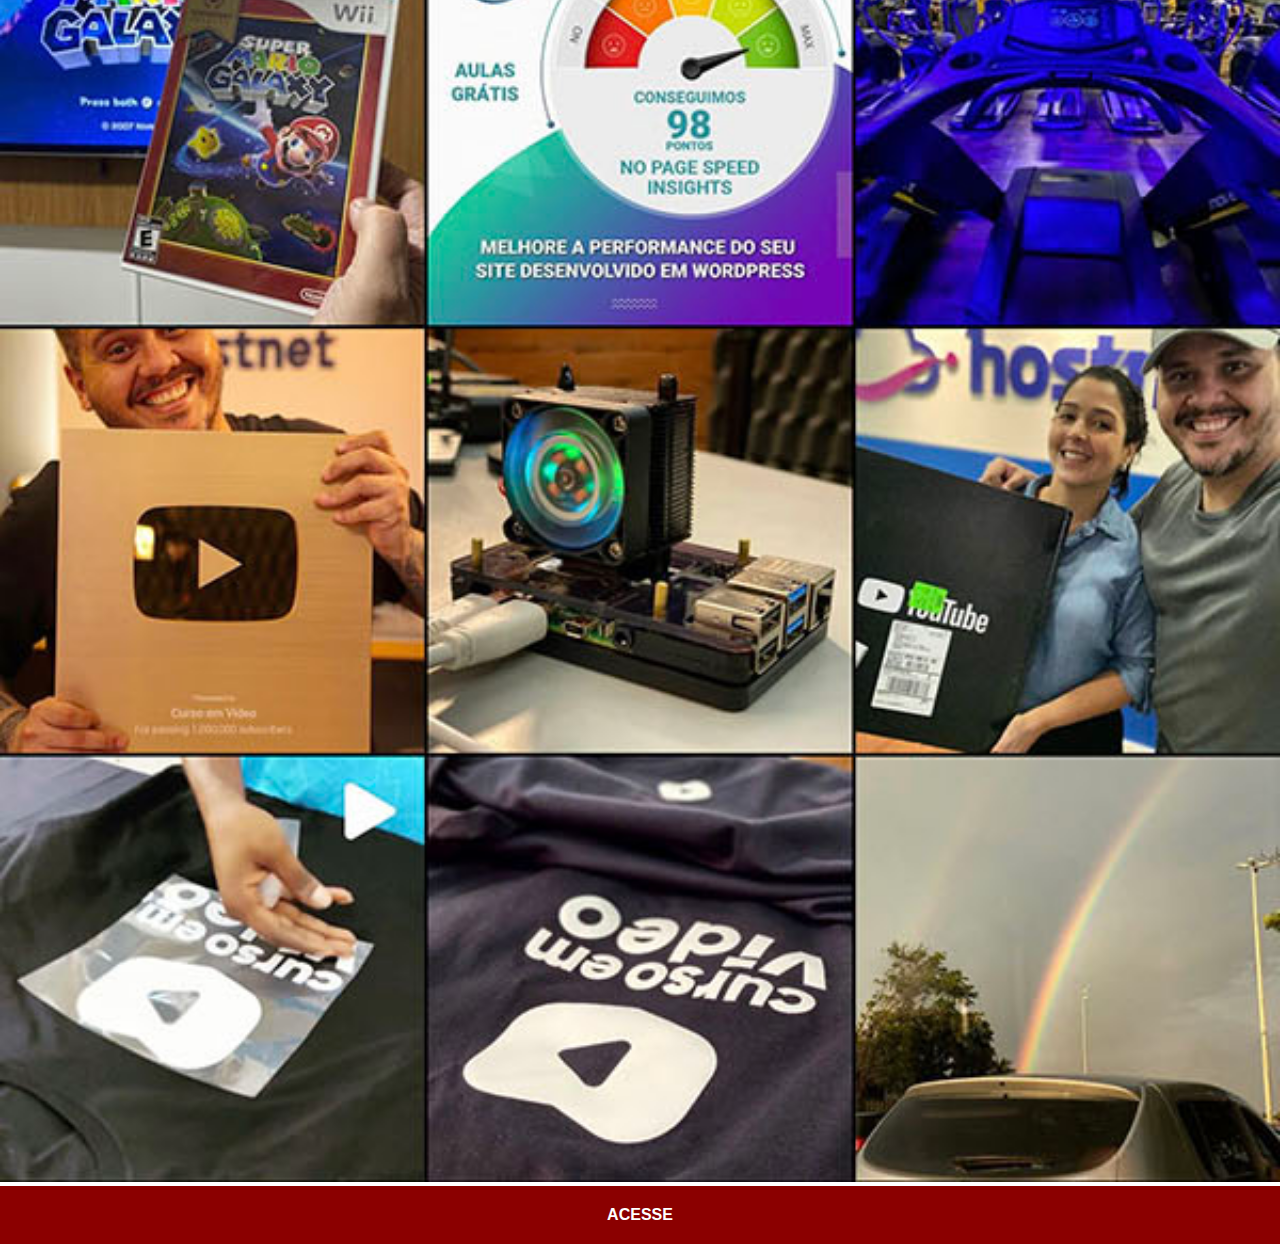
<file: paginas_redes_sociales/instagram.html>
<!DOCTYPE html>
<html lang="en">
<head>
    <meta charset="UTF-8">
    <meta name="viewport" content="width=device-width, initial-scale=1.0">
    <link rel="shortcut icon" href="favicon.ico" type="image/x-icon">
    <title>instagram</title>
    <link rel="stylesheet" href="../estilos/style_paginas_secundarias.css">
</head>
<body>
    <img src="../imagens/tela-instagram.jpg" alt="instagram">
    <a href="https://instagram.com/gustavoguanabara" target="_blank" rel="noopener noreferrer">ACESSE</a>
</body>
</html>
</file>
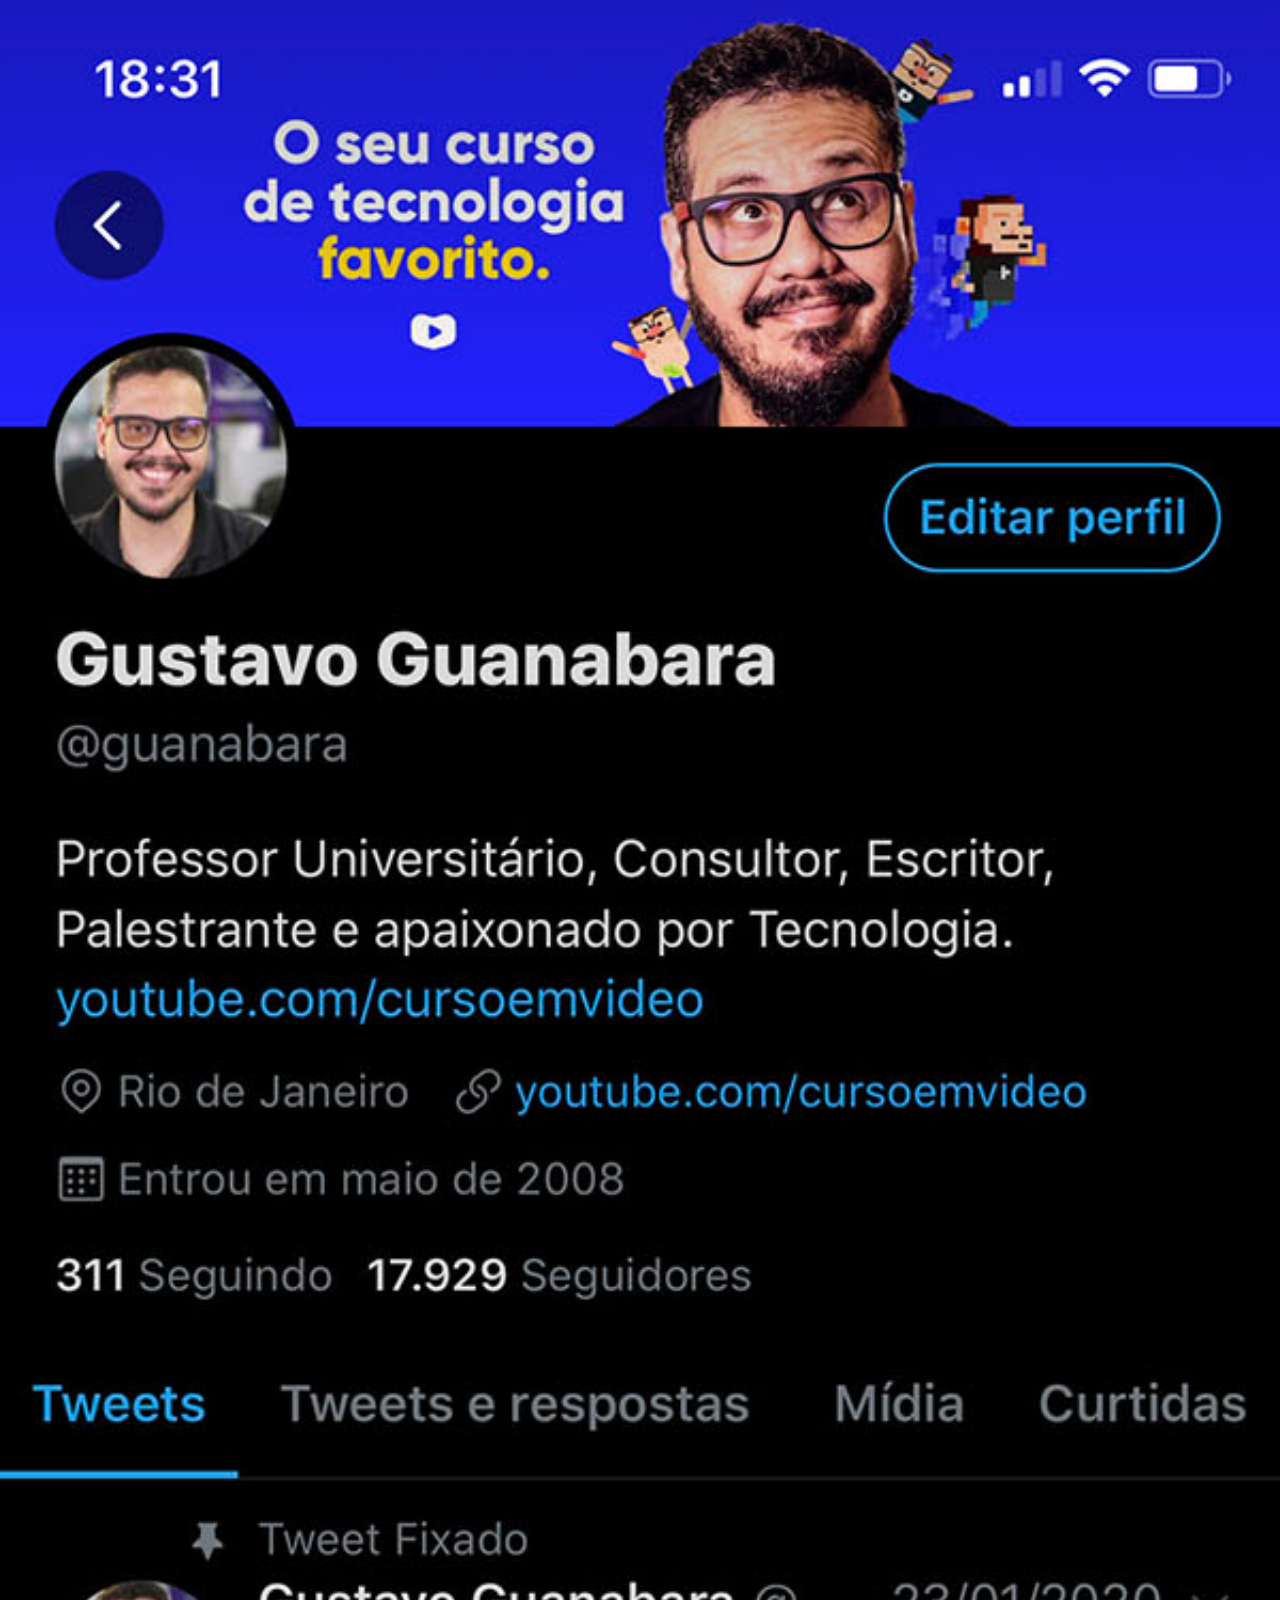
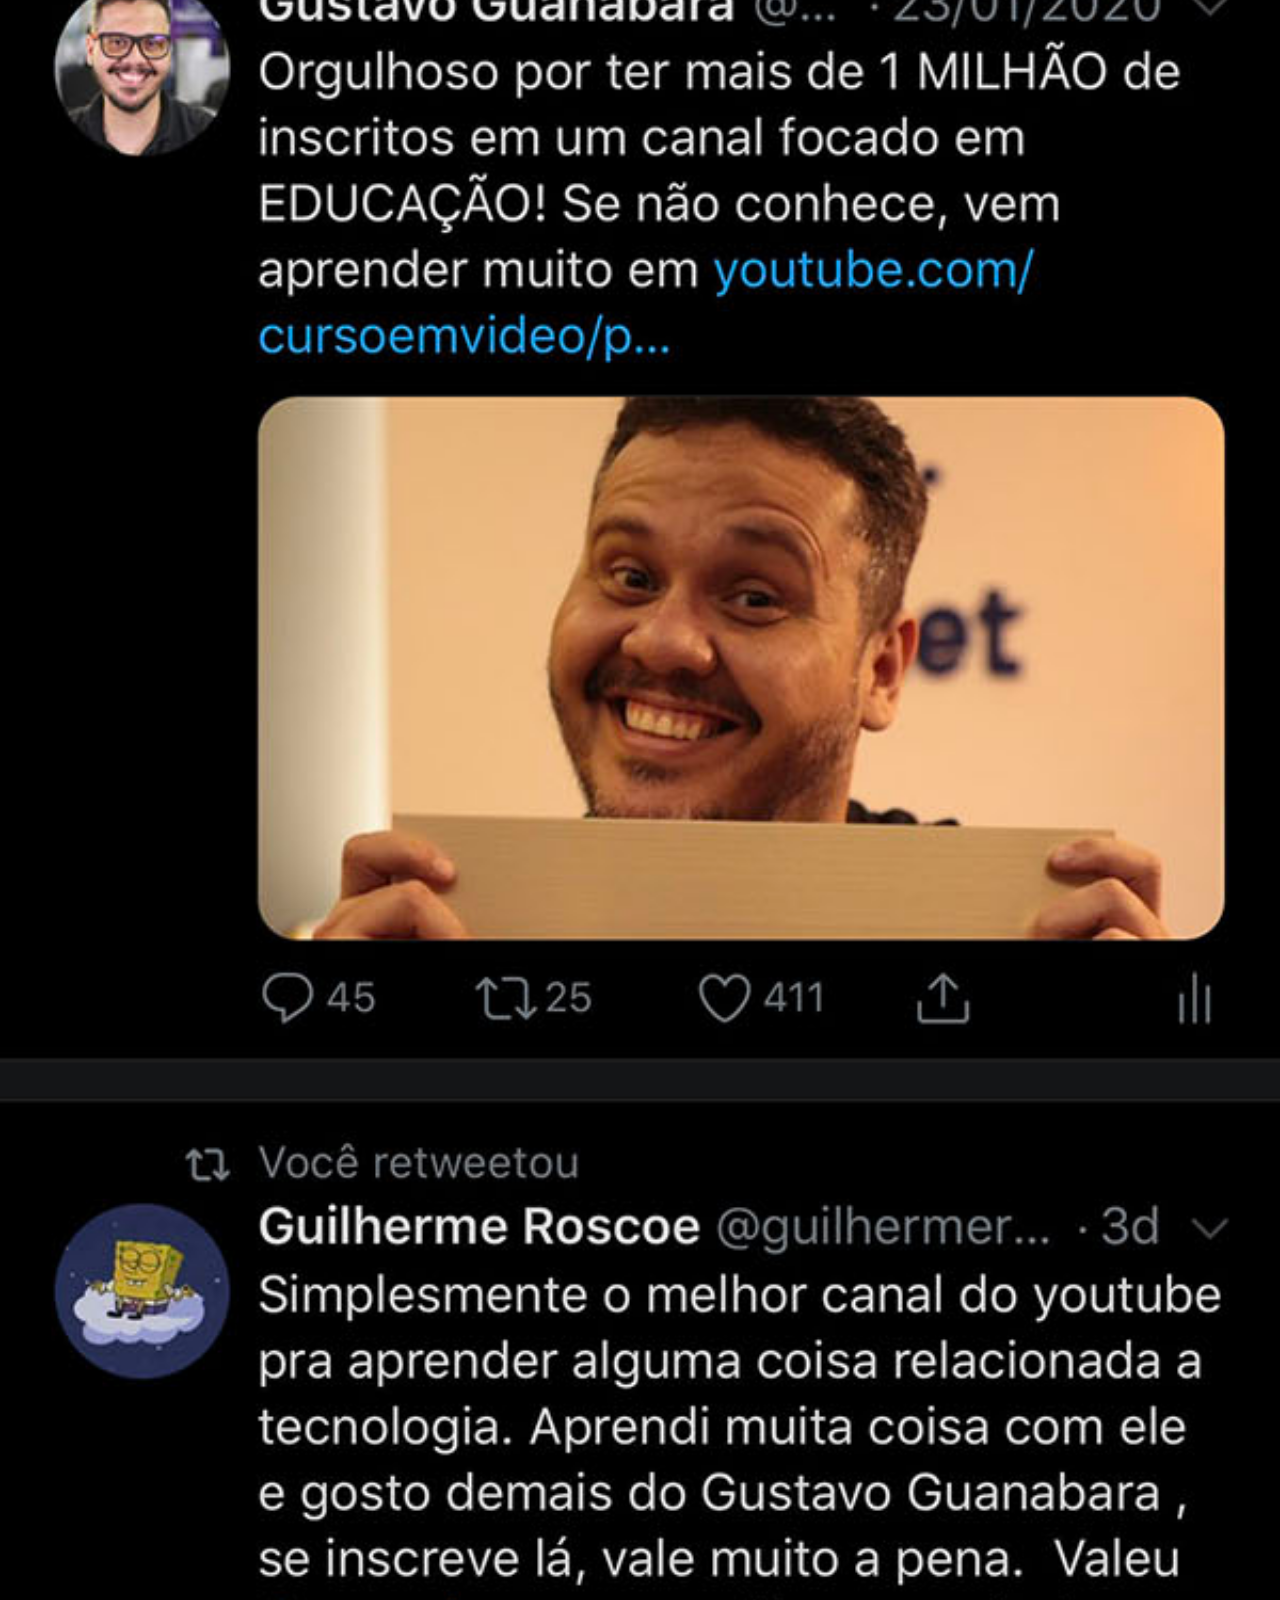
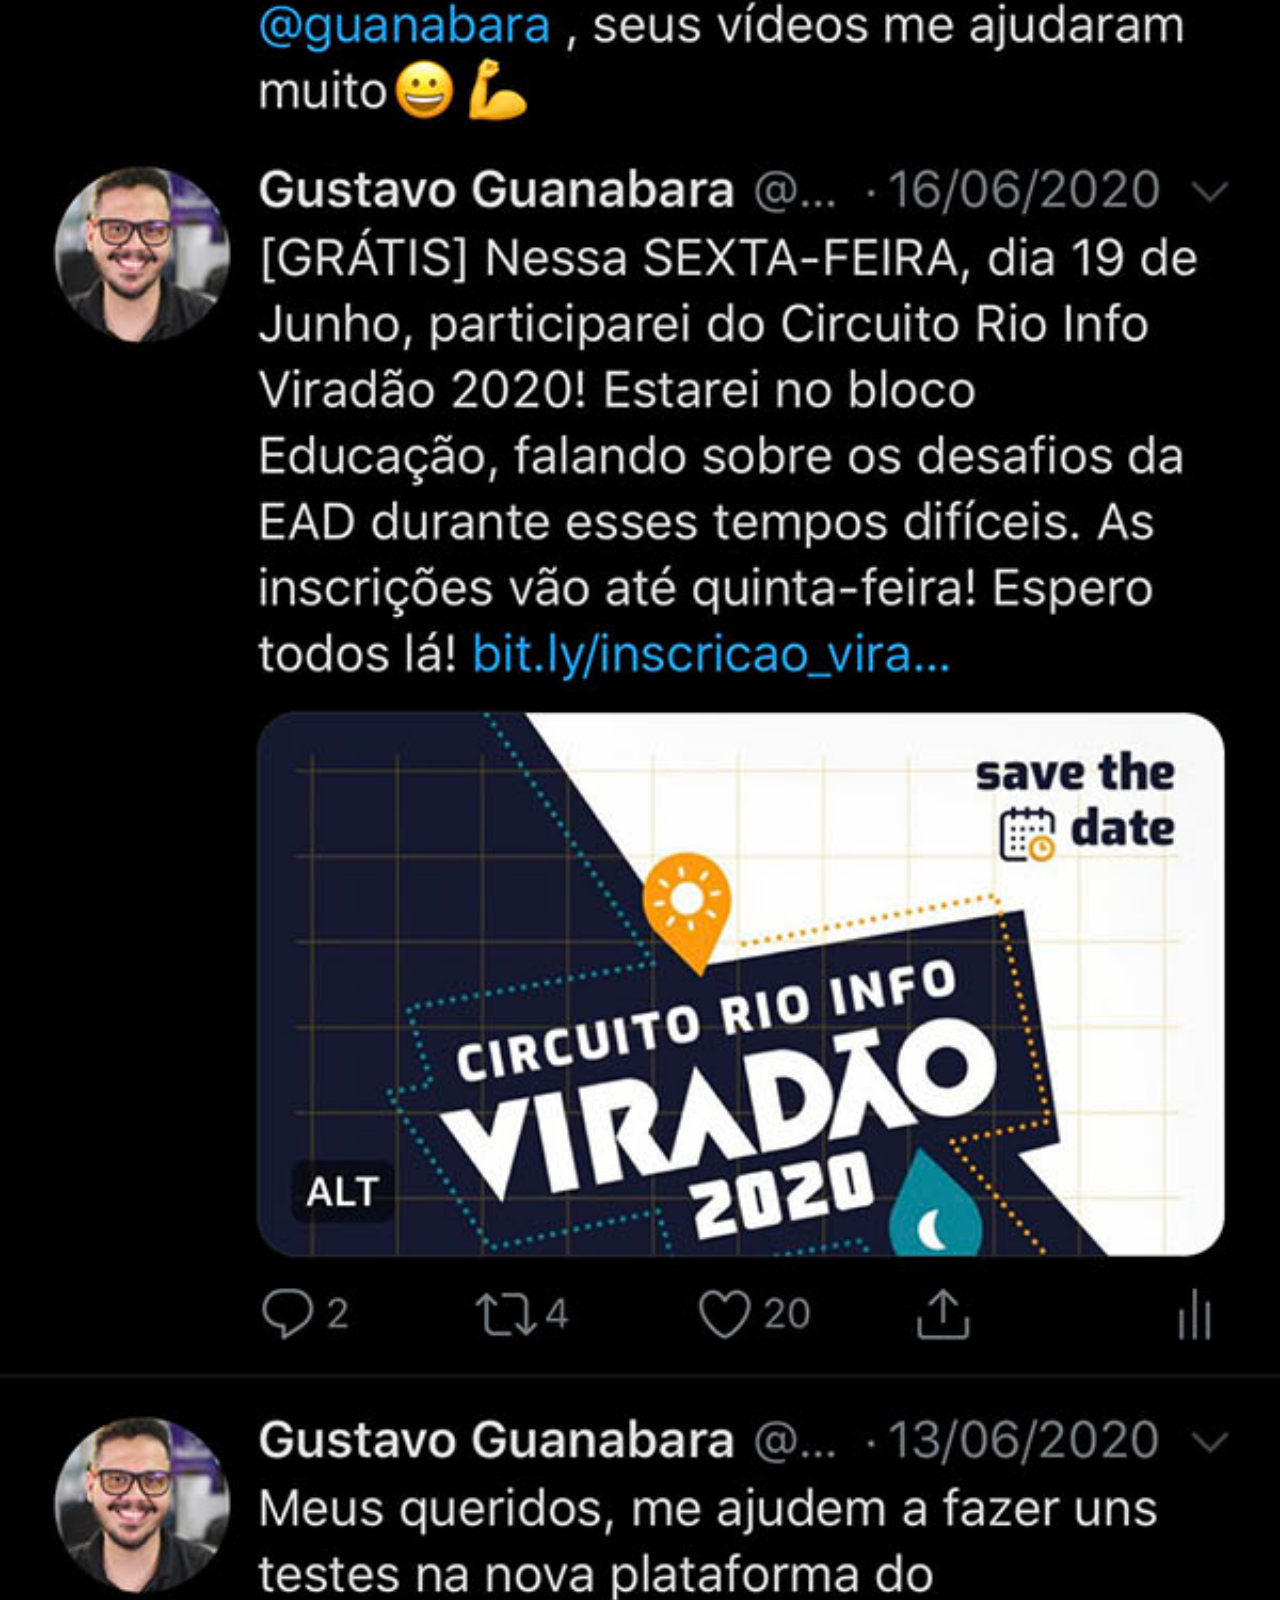
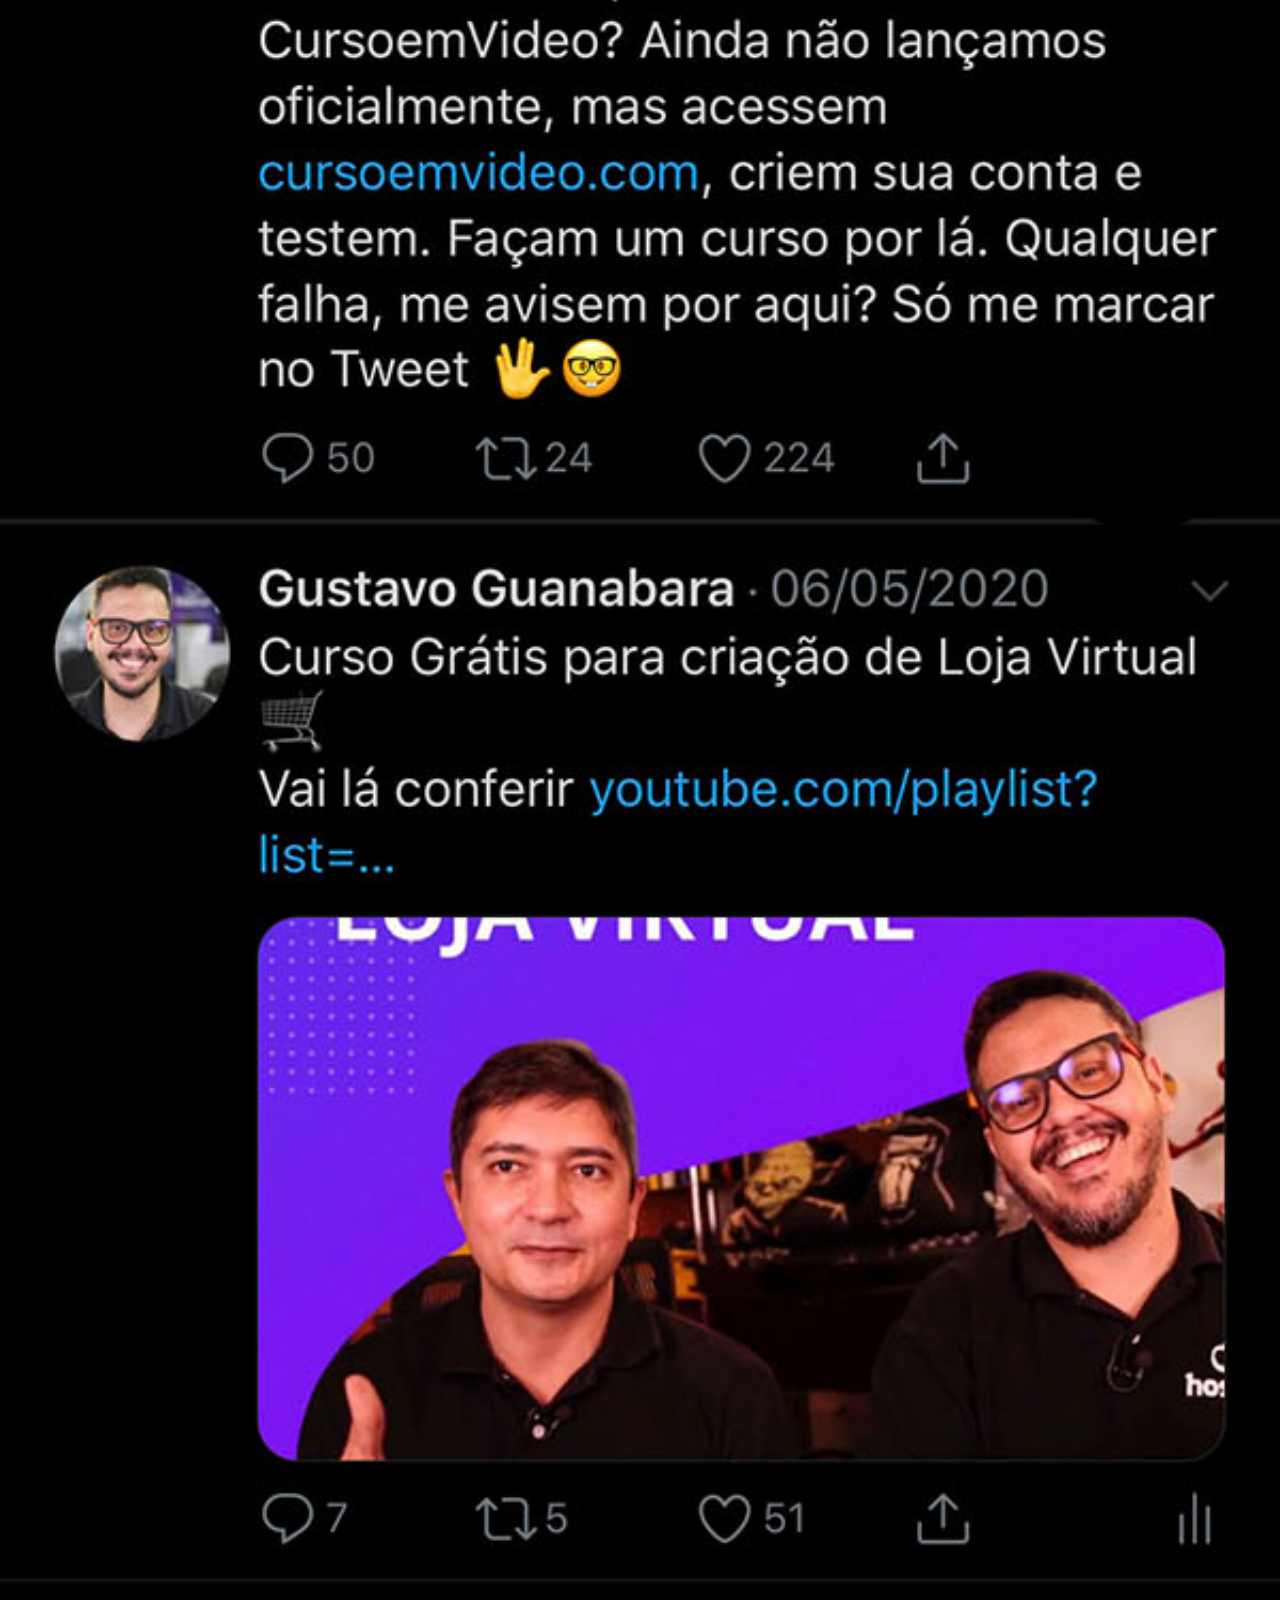
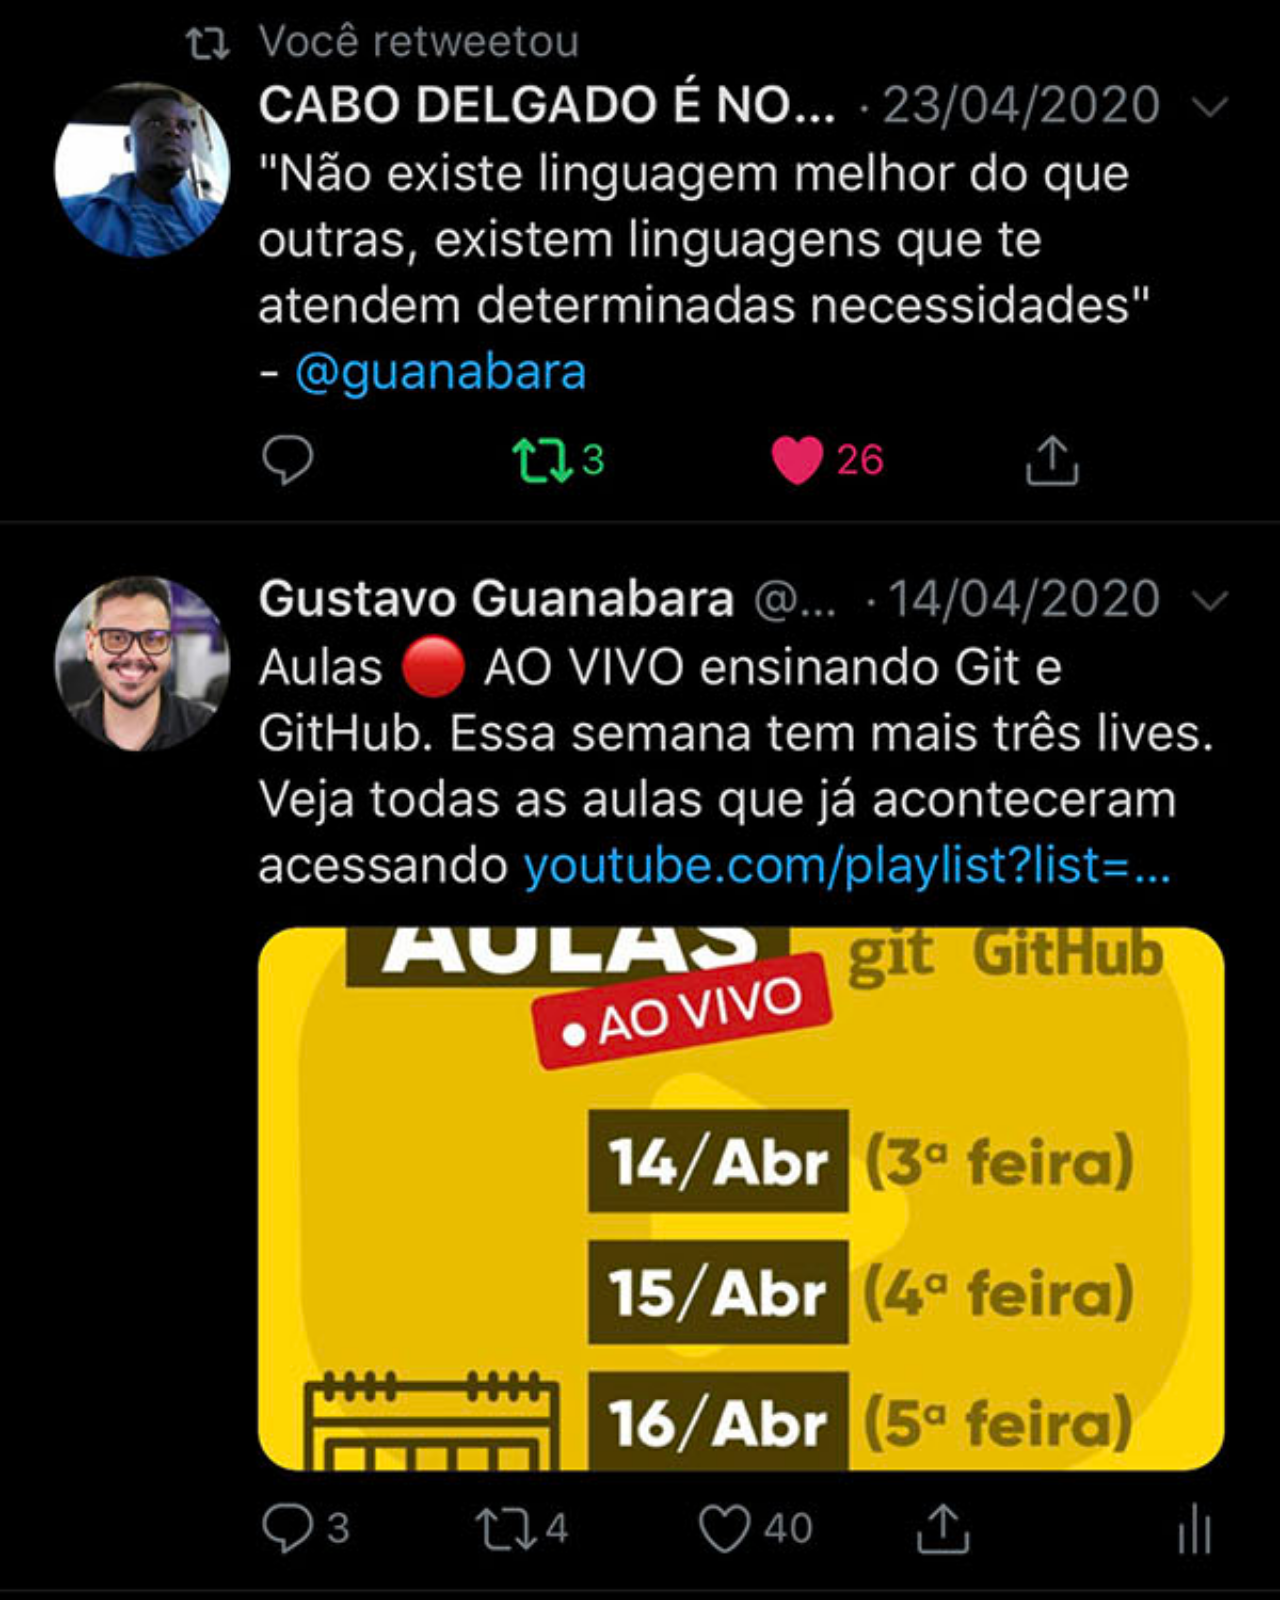
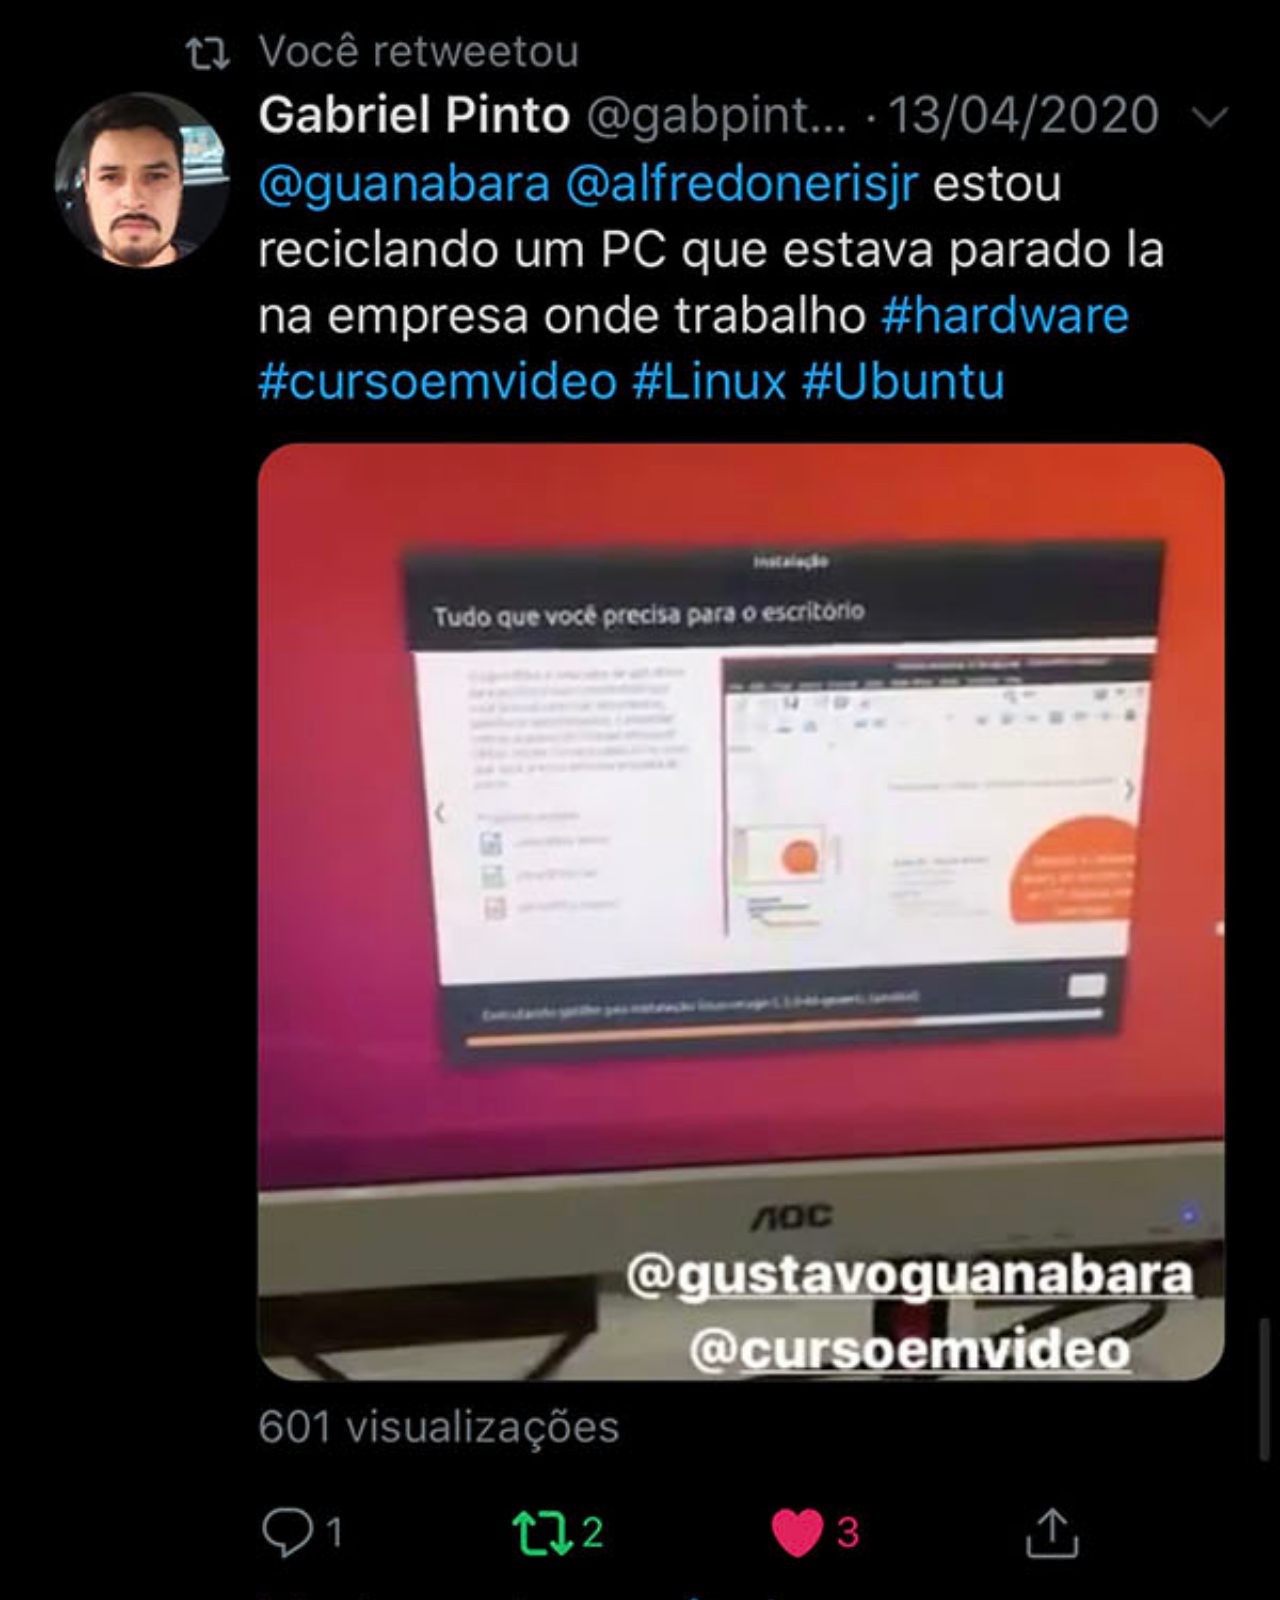
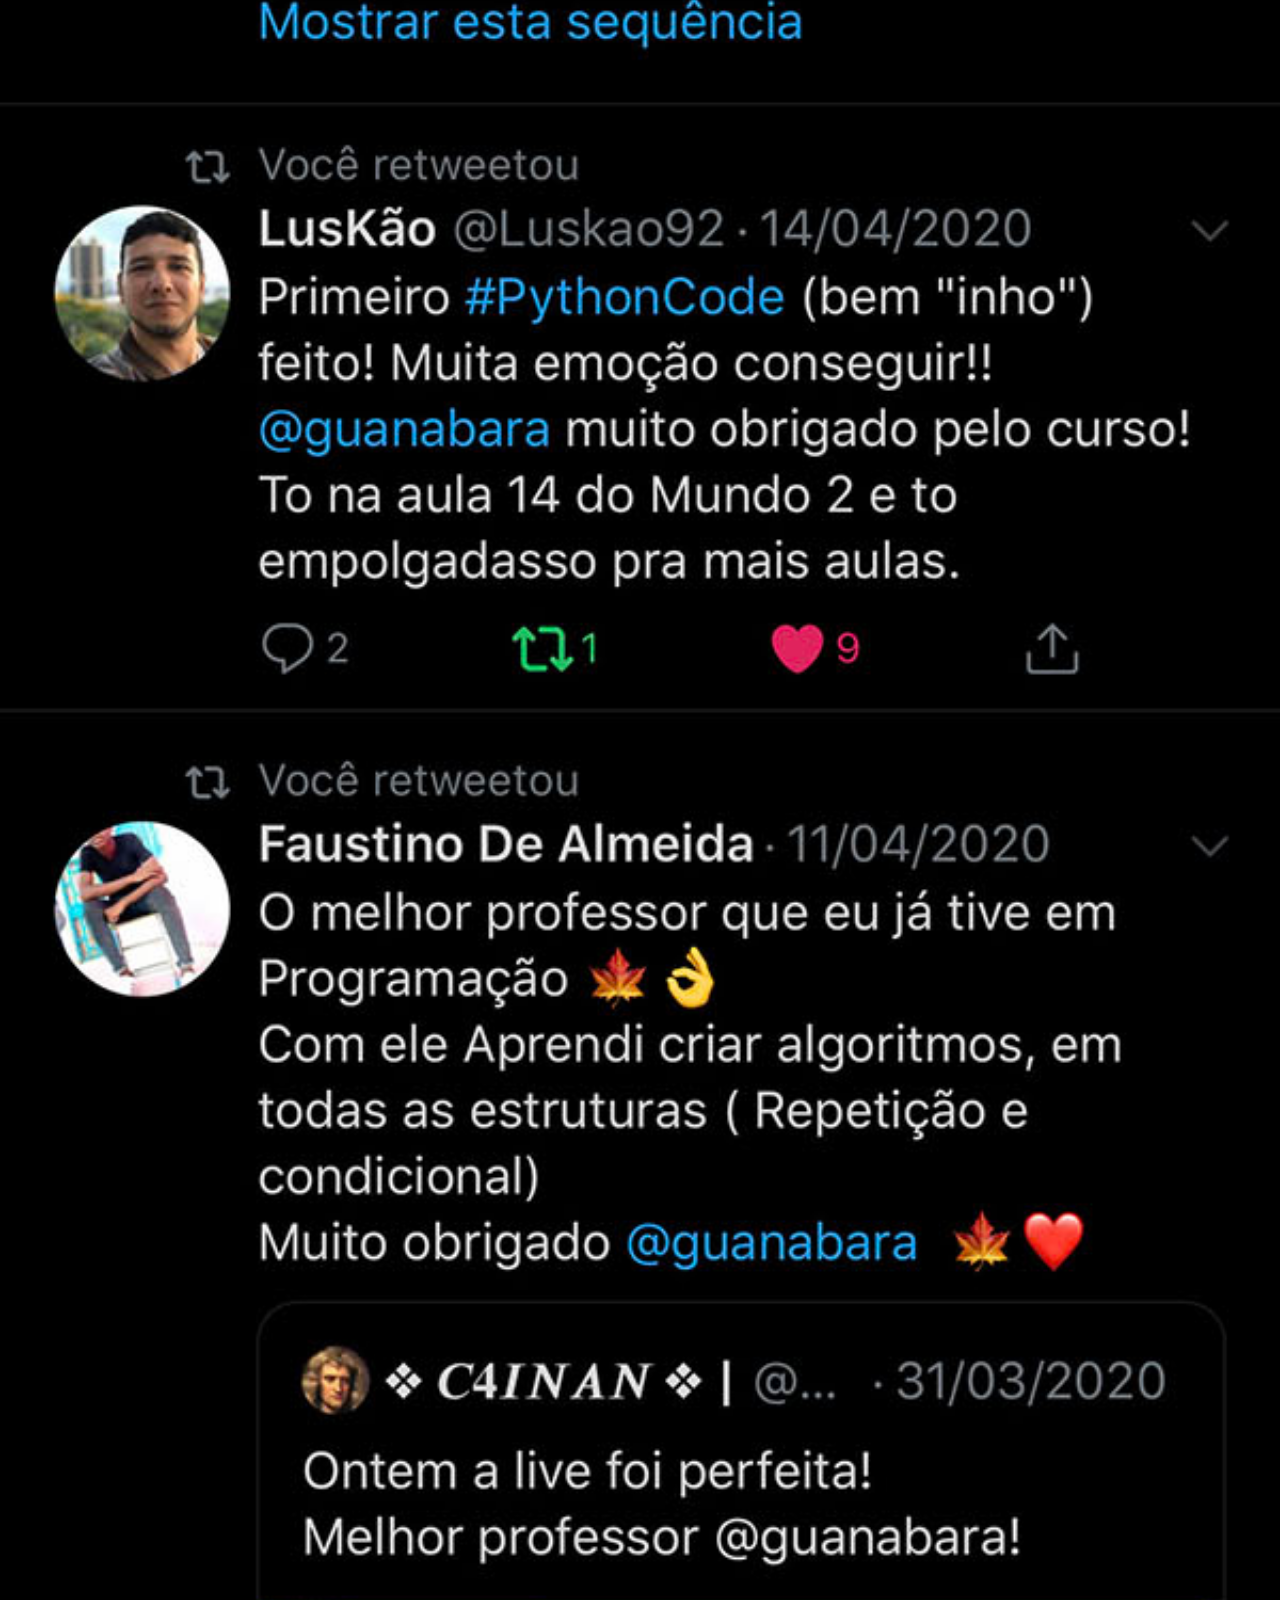
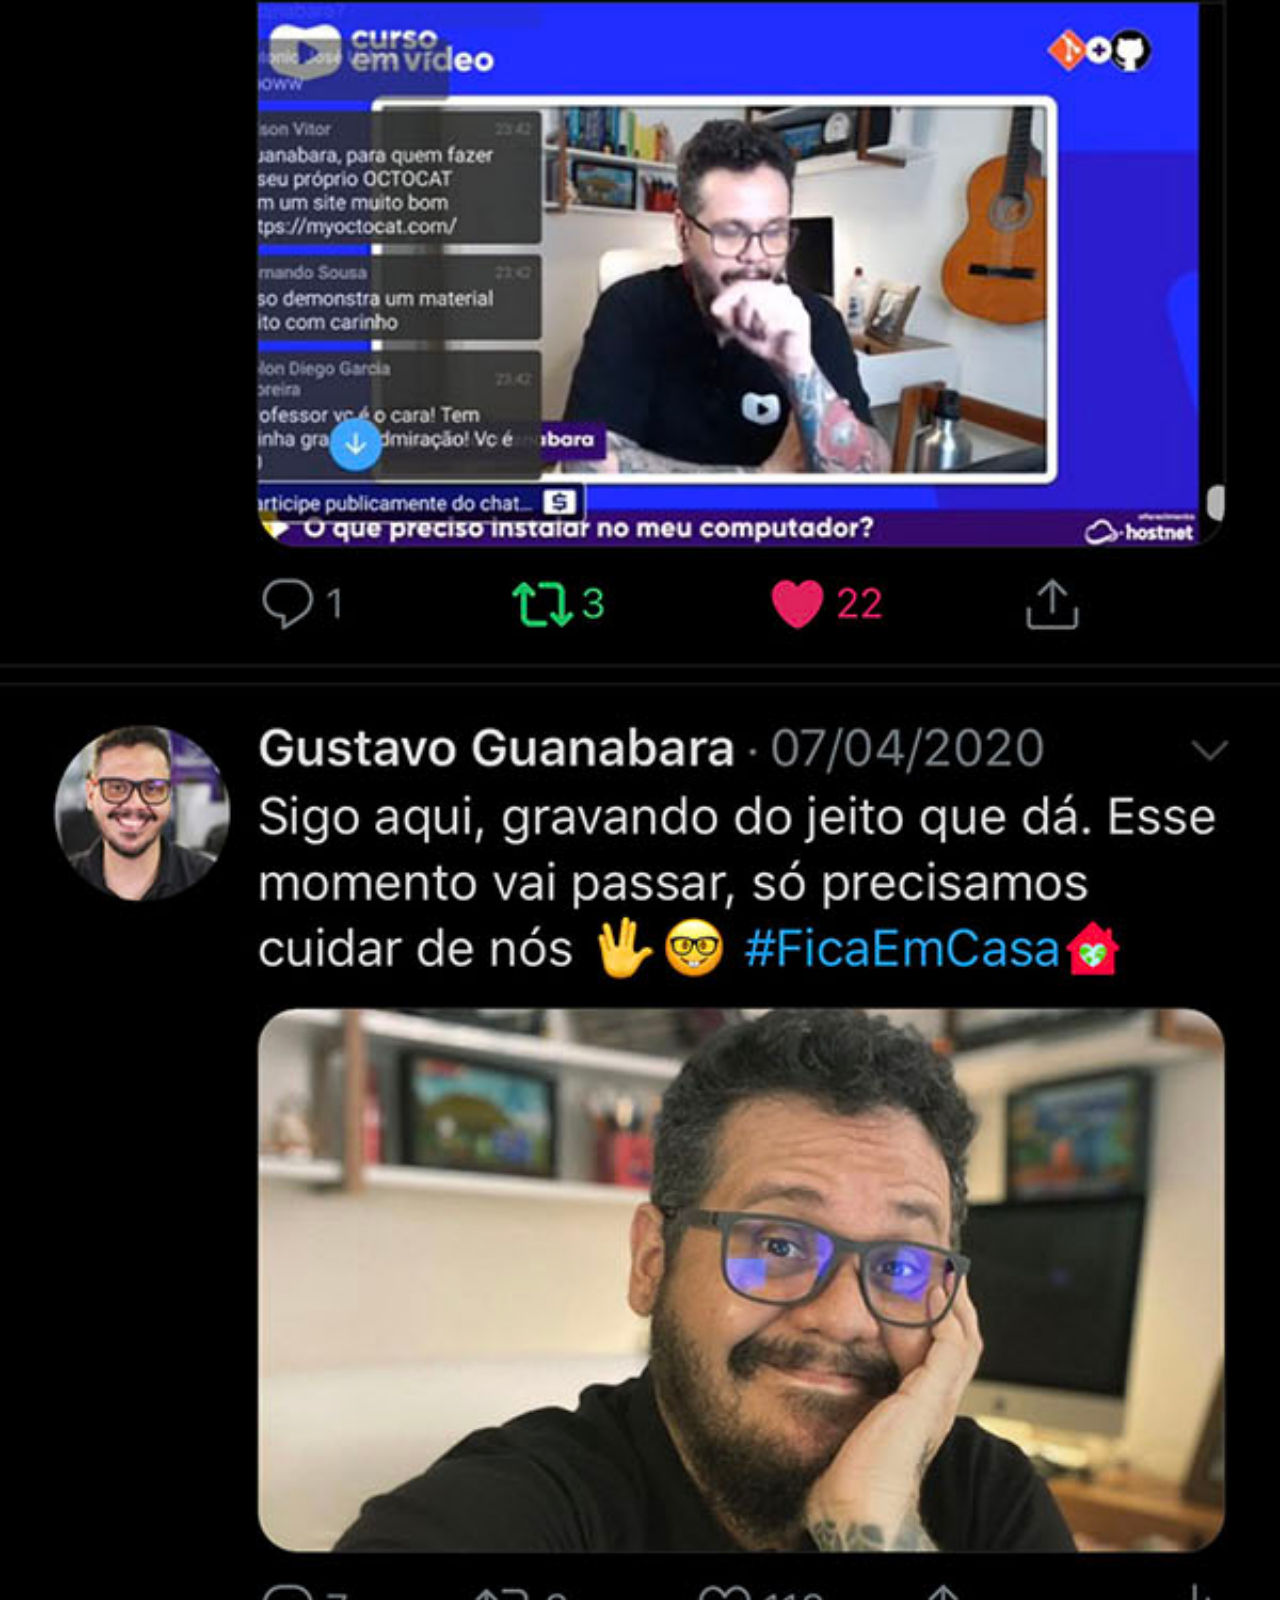
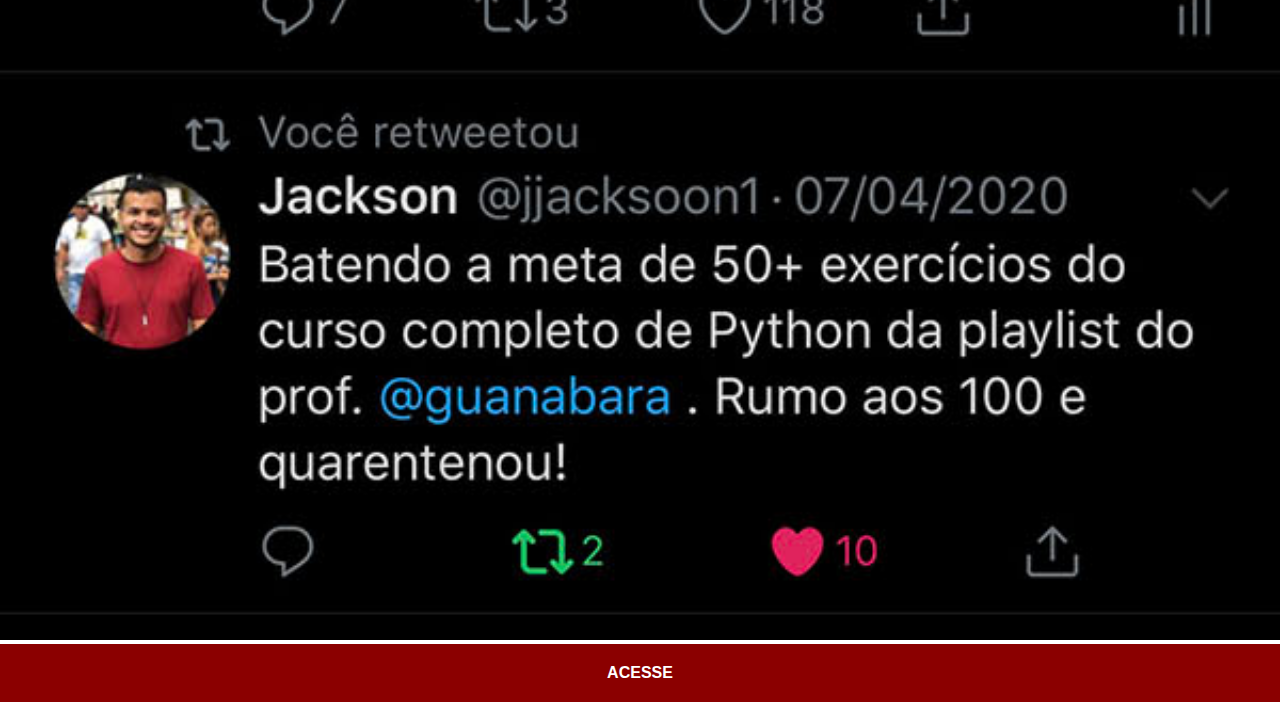
<file: paginas_redes_sociales/twitter.html>
<!DOCTYPE html>
<html lang="en">
<head>
    <meta charset="UTF-8">
    <meta name="viewport" content="width=device-width, initial-scale=1.0">
    <link rel="shortcut icon" href="favicon.ico" type="image/x-icon">
    <title>twitter</title>
    <link rel="stylesheet" href="../estilos/style_paginas_secundarias.css">
</head>
<body>
    <img src="../imagens/tela-twitter.jpg">
    <a href="https://twitter.com/gustavoguanabara" target="_blank" rel="noopener noreferrer">ACESSE</a>
</body>
</html>
</file>
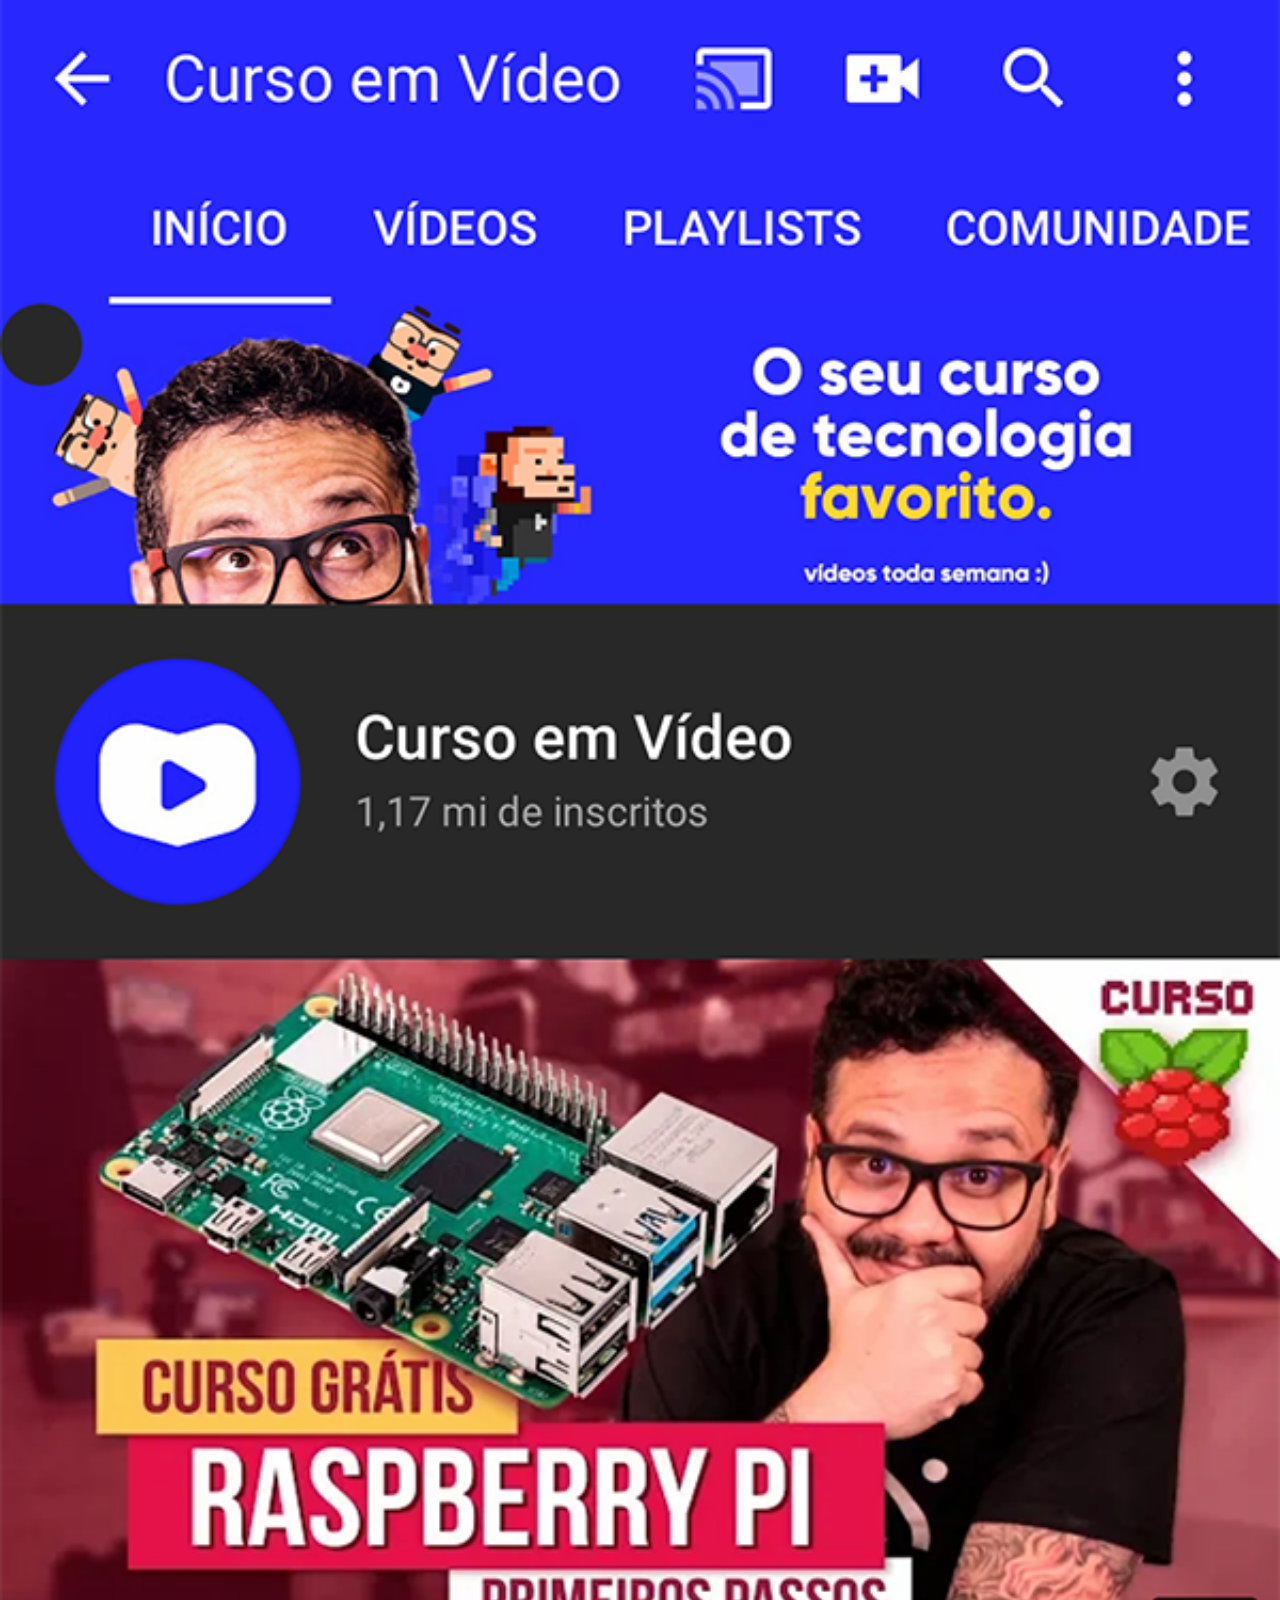
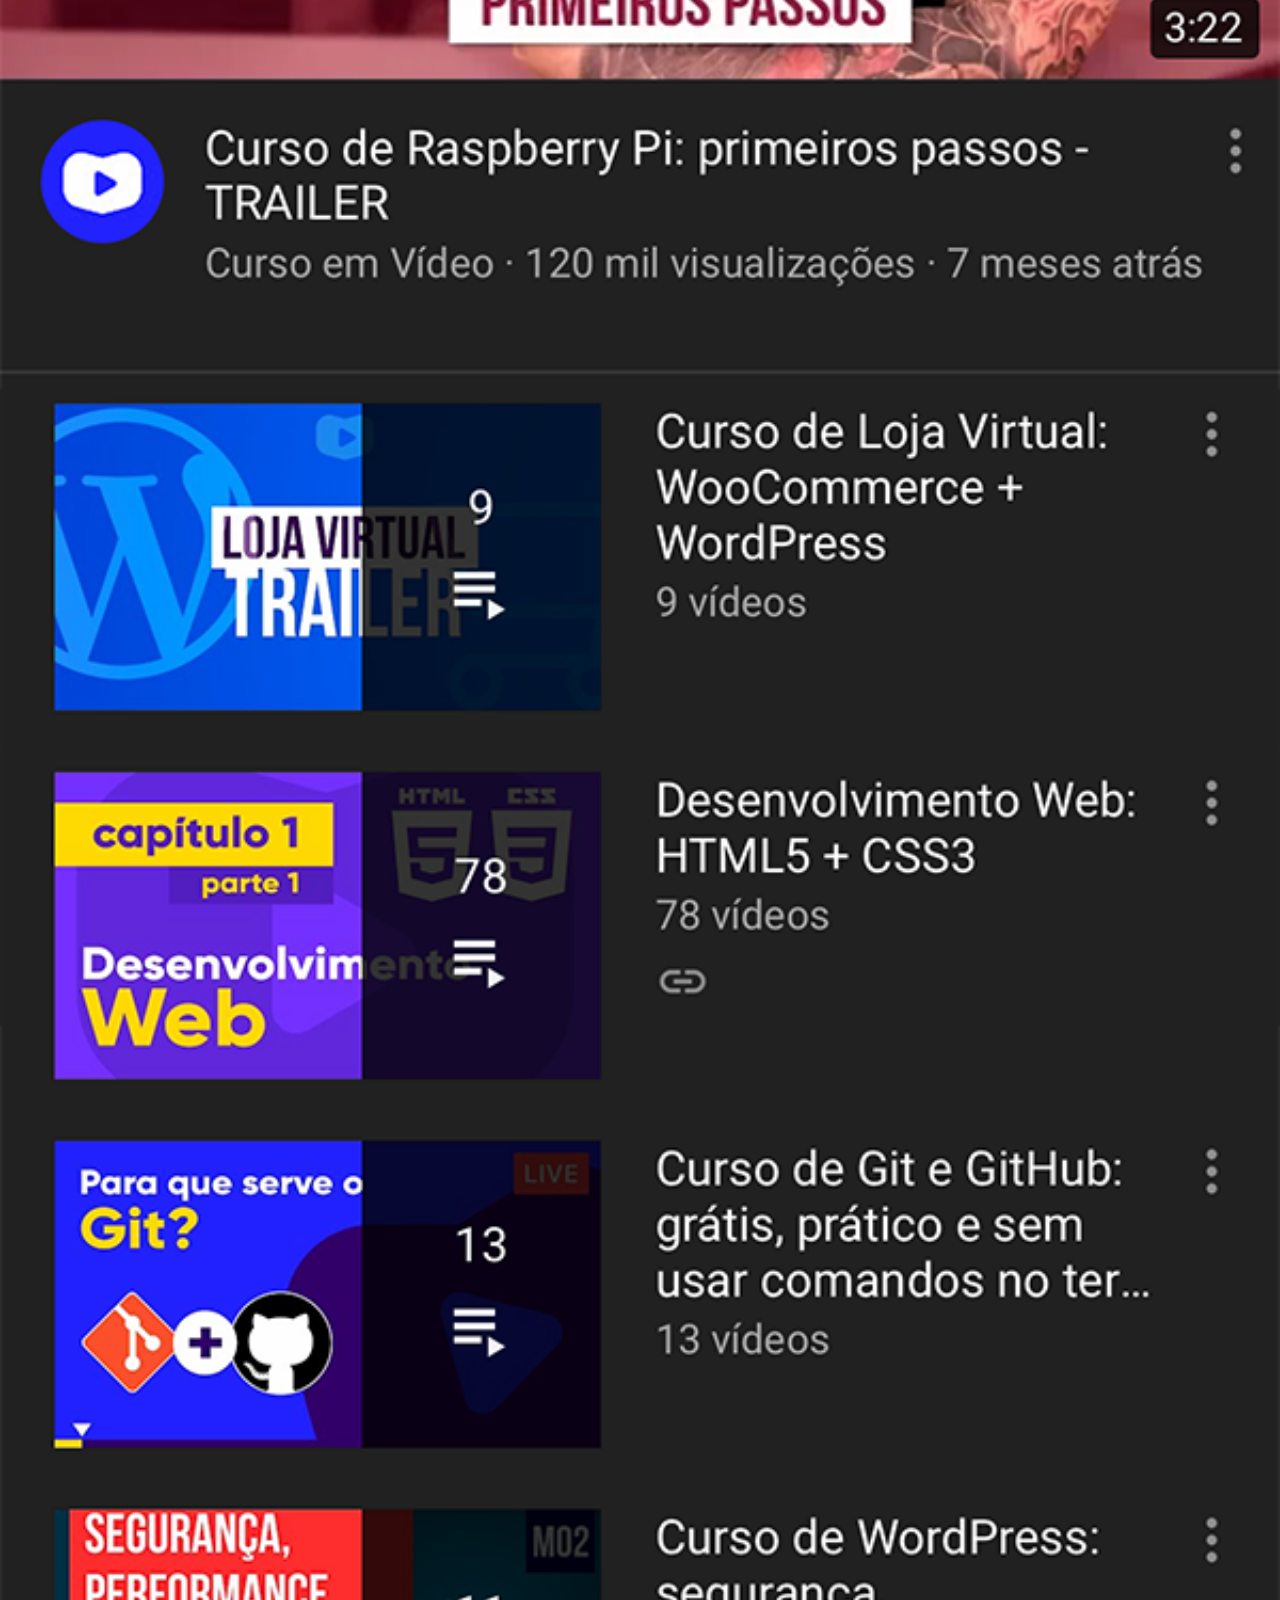
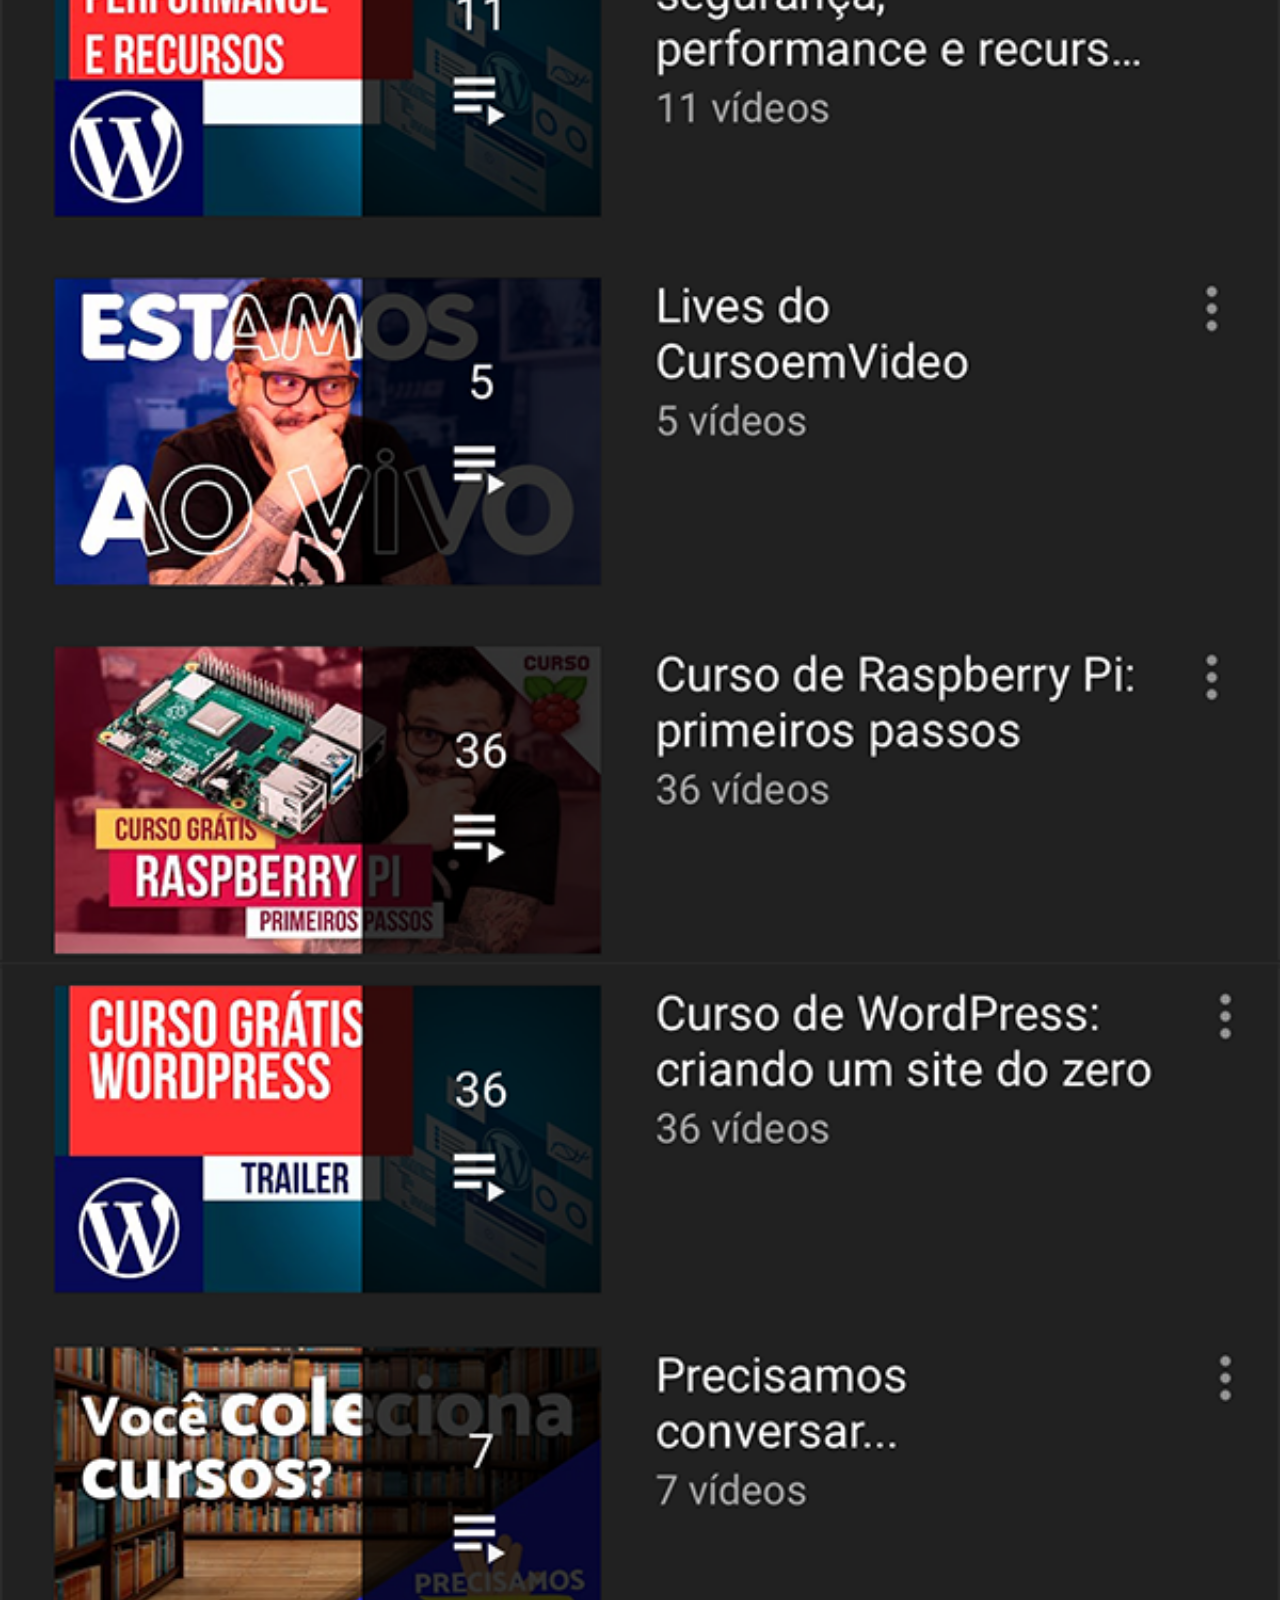
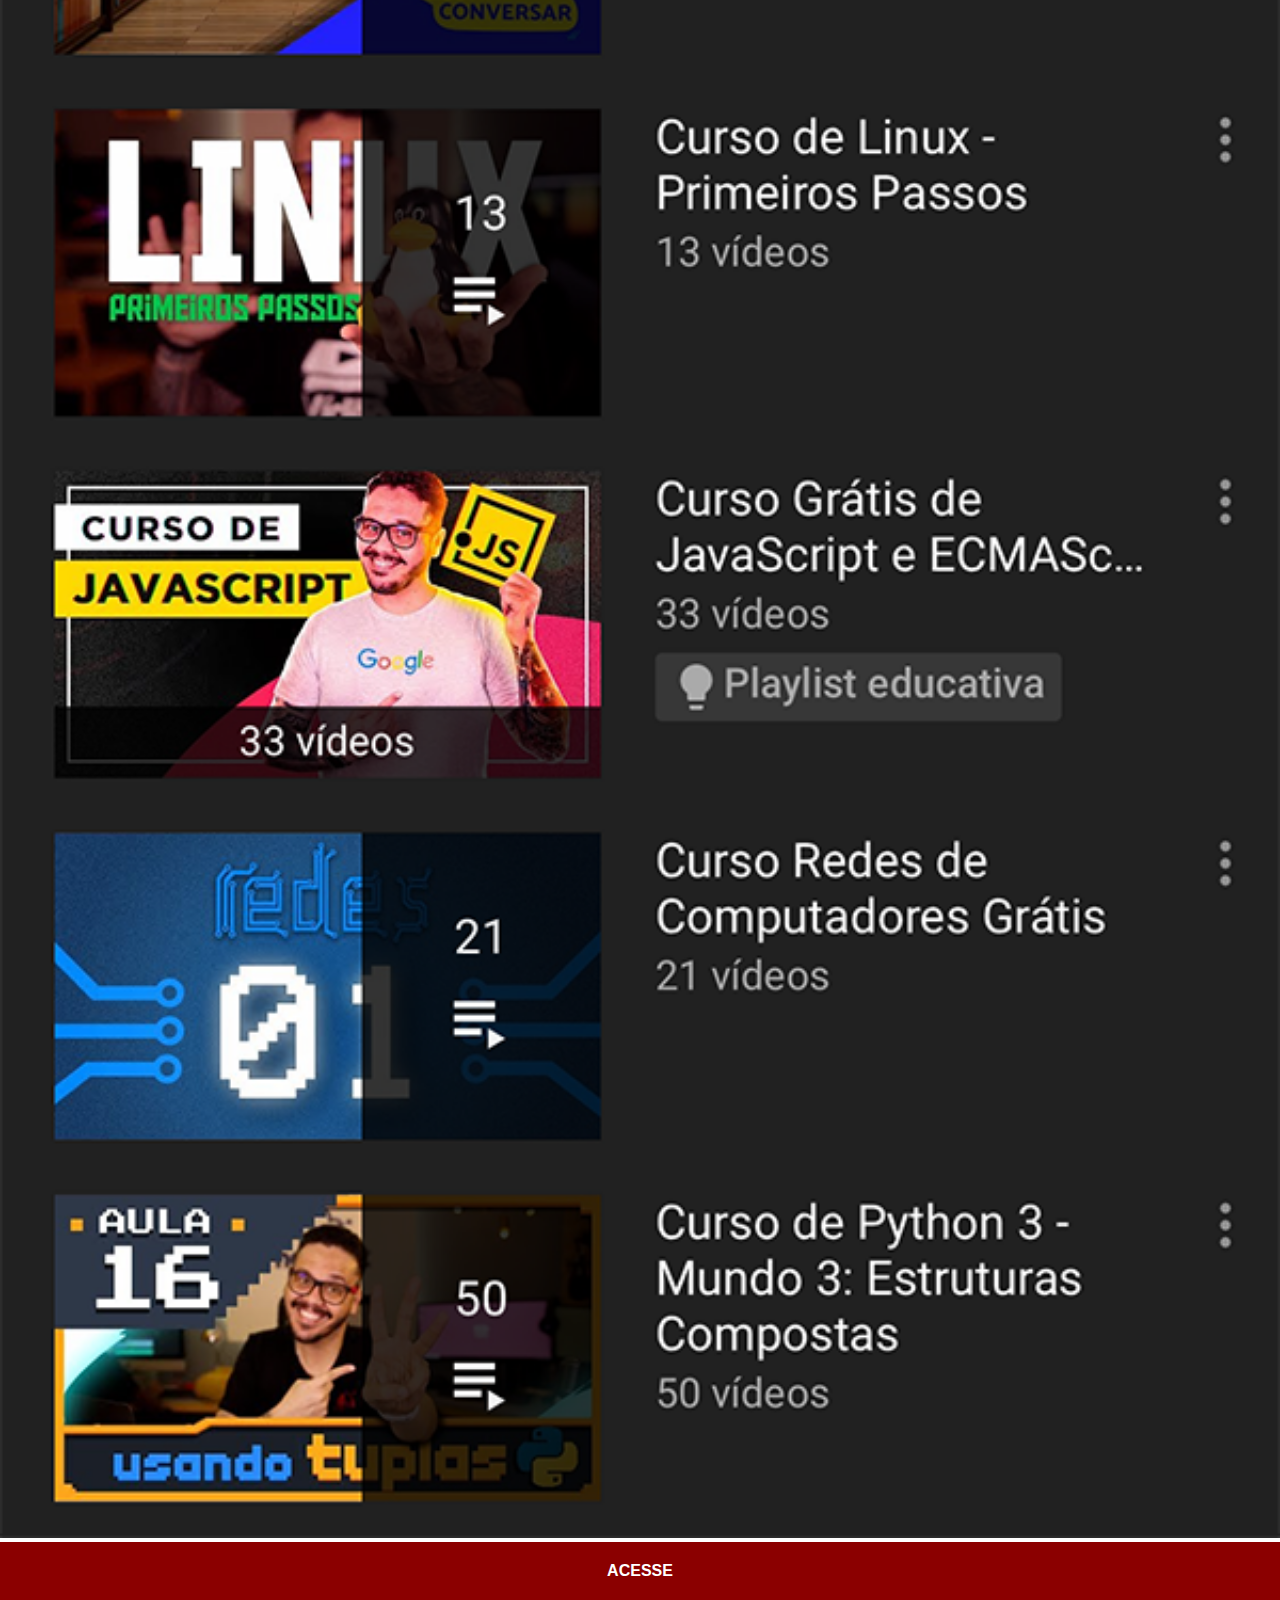
<file: paginas_redes_sociales/youtube.html>
<!DOCTYPE html>
<html lang="en">
<head>
    <meta charset="UTF-8">
    <meta name="viewport" content="width=device-width, initial-scale=1.0">
    <link rel="shortcut icon" href="favicon.ico" type="image/x-icon">
    <title>Youtube</title>
    <link rel="stylesheet" href="../estilos/style_paginas_secundarias.css">
</head>
<body>
    <img src="../imagens/tela-youtube.png" alt="youtube">
    <a href="https://www.youtube.com/@CursoemVideo" target="_blank" rel="noopener noreferrer">ACESSE</a>
</body>
</html>
</file>
<file: estilos/style_paginas_secundarias.css>
*{
    margin: 0px;
    padding: 0px;
    font-family: Arial, Helvetica, sans-serif;
}

::-webkit-scrollbar {
    width: 0px;
    height: 0px;
}

img {
    width: 100vw;
}

a {
    display: block;
    padding: 20px;
    background-color: darkred;
    color: white;
    font-weight: bolder;
    text-align: center;
    text-decoration: none;
}

a:hover {
    color: rgb(255, 253, 253);
    background-color: red;
}
</file>
<file: estilos/style_home.css>
*{
    margin: 0px;
    padding: 0px;
}

/* Aqui hay un detalle, para que la imagen se vea bien en la pantalla dentro de iframe, debemos aplicarle background-size:cover*/
body {
    width: 100vw;
    height: 100vh;
    background: black url(../imagens/tela-home.jpg) no-repeat top center;
    background-size: cover;
}
</file>
<file: estilos/style_principal-page.css>
/* La primera diferencia con el video fue: el reset de los valores y la seleccion de un font-family*/
* {
    margin: 0px;
    padding: 0px;
    font-family: Arial, Helvetica, sans-serif;
}

/* La segunda diferencia fue selanar las propiedades de altura y ancho de las etiquetas html y body 

Posteriormente le aplico a body las propiedades para el fondo de madera*/

html, body {
    height: 100vh;
    width: 100vw;
    background-color: black;
}

body {
    background: url(../imagens/fundo-madeira.jpg) no-repeat top center;
    background-size: cover;
    background-attachment: fixed;
}

/* La tercera diferencia fue asignarle a <main> valores de altura y position: relative */

main {
    position: relative;
    height: 100vh;
}

/* Aqui para la seccion del telefono trabajo con las propiedas para centrar veticalmente con ABSOLUTE. */

section#telefono {
    position: absolute;
    top: 50%;
    left: 50%;
    transform: translate(-50%, -50%);
    
    height: 627px;
    width: 311px;
    background-image: url(../imagens/frame-iphone.png);
    background-repeat: no-repeat;
}

iframe#pantalla {
    position: relative;
    top: 80px;
    left: 22.2px;
    width: 267px;
    height: 472px;
}

section#redes_sociales {
    position: absolute;
    right: 80px;
}

ul {
    list-style: none;
}

li {
    margin-top: 20px;
}

img.logo {
    transition: all 0.5s ease;
    border-radius: 50%;
    width: 50px;
    box-sizing: border-box;
    cursor: pointer;
}

img.logo:hover {
    border: 2px solid rgb(190, 188, 188);
    transform: translate(-4px, -4px);
    box-shadow: 3px 6px 12px rgba(0, 0, 0, 0.74);;
}
</file>
